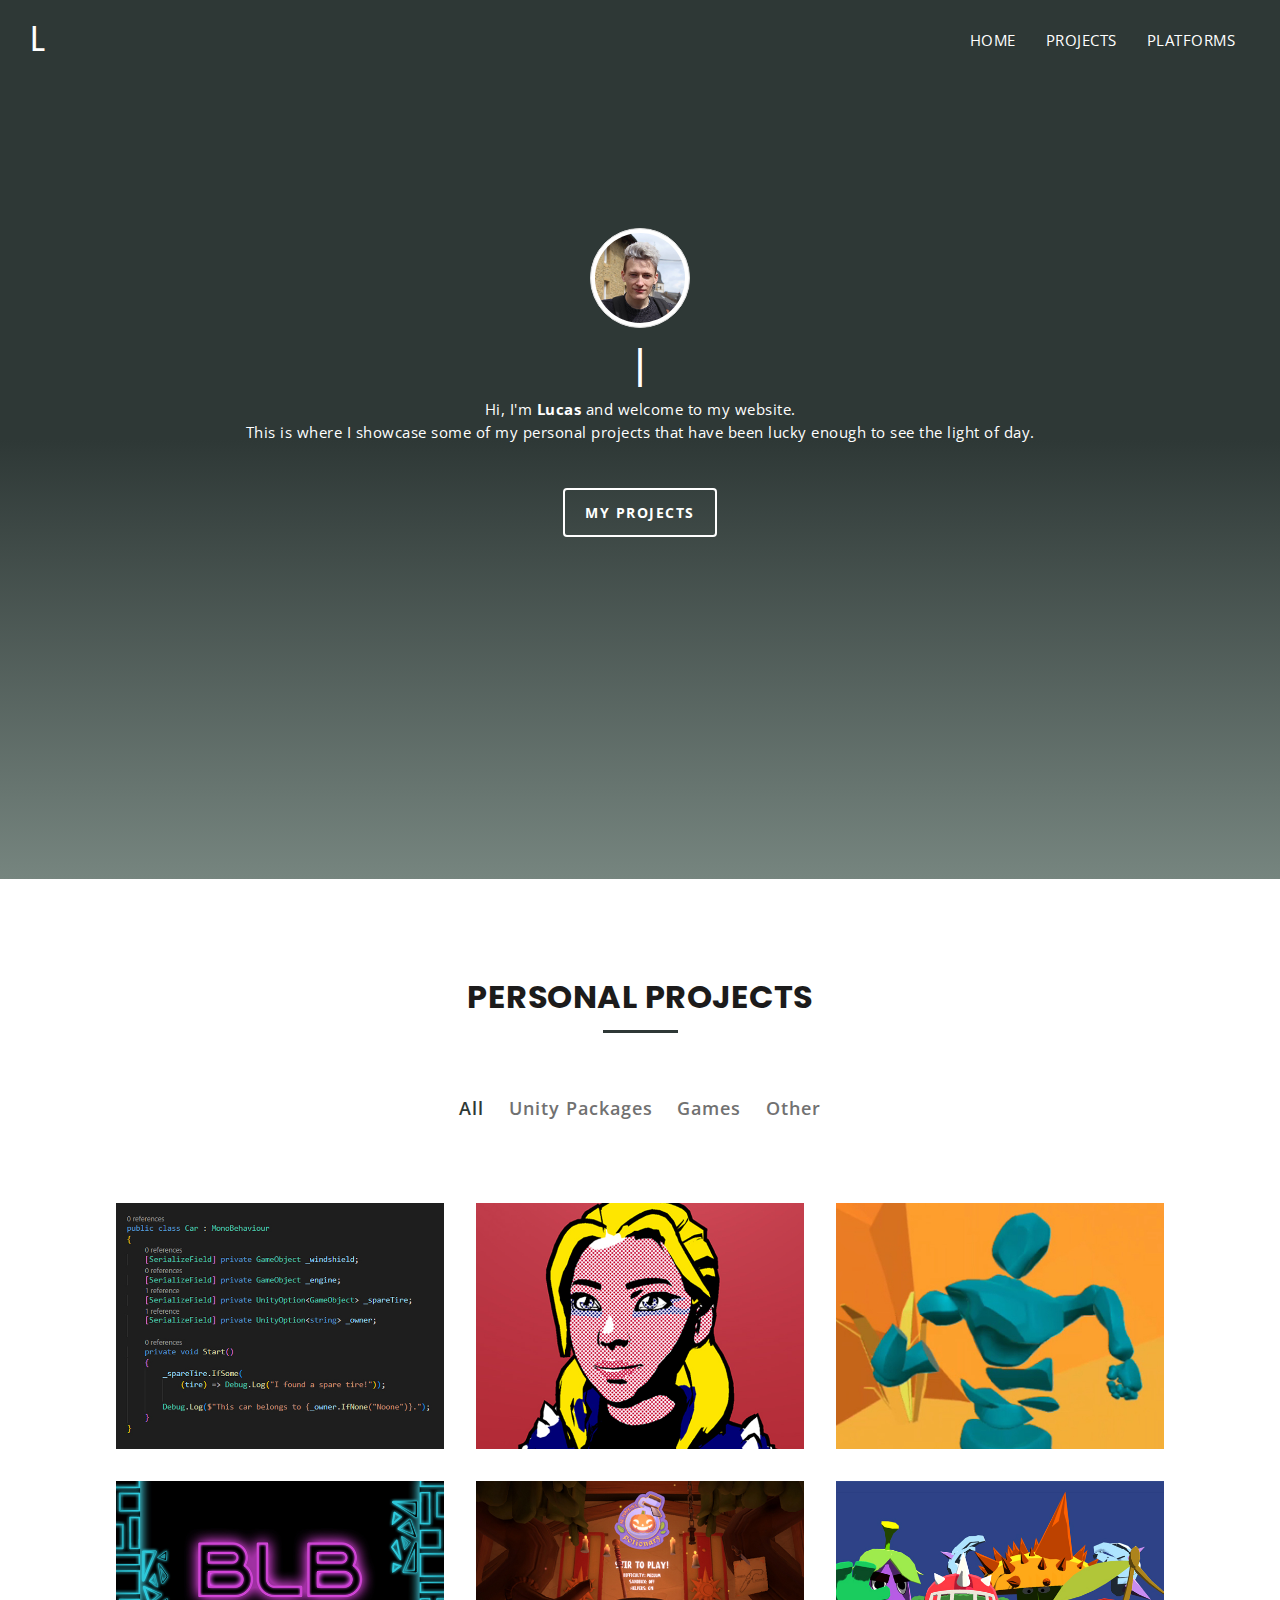
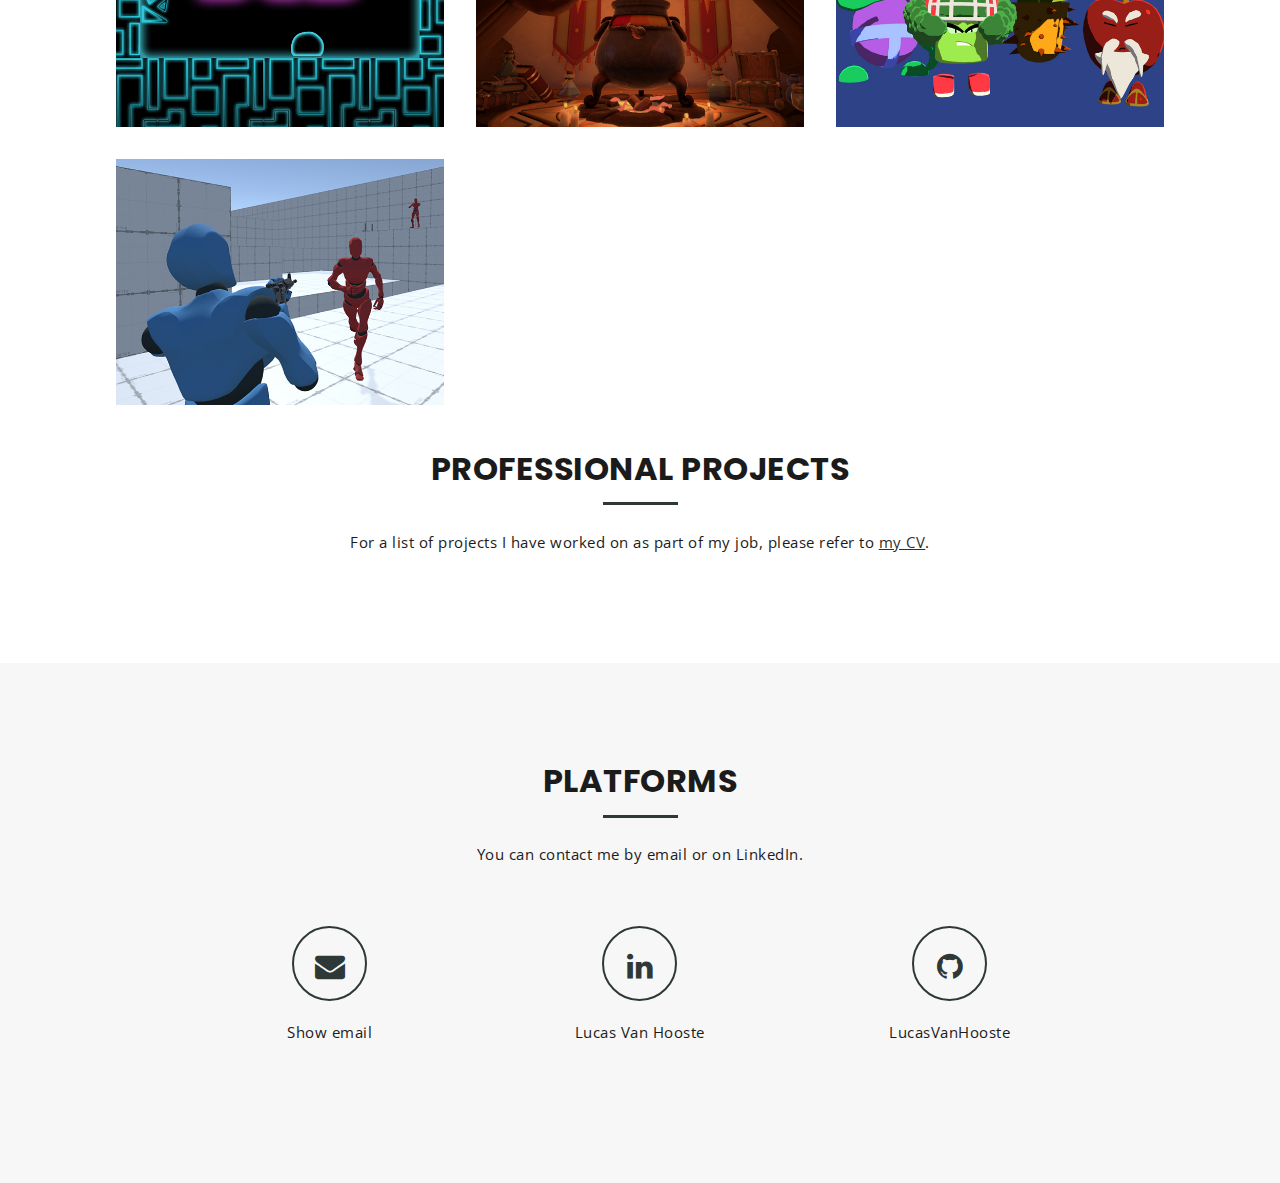
<file: index.html>
<!DOCTYPE html>
<html lang="en">

<head>
	<meta charset="utf-8">
	<meta http-equiv="X-UA-Compatible" content="IE=edge">
	<meta name="viewport" content="width=device-width, initial-scale=1">
	<!-- The above 3 meta tags *must* come first in the head; any other head content must come *after* these tags -->
	<title>Lucas Van Hooste</title>
	<!-- Favicon -->
	<link rel="shortcut icon" type="image/icon" href="assets/images/logoLowRes.ico" />
	<!-- Font Awesome -->
	<link href="https://maxcdn.bootstrapcdn.com/font-awesome/4.6.3/css/font-awesome.min.css" rel="stylesheet">
	<!-- Bootstrap -->
	<link href="assets/css/bootstrap.min.css" rel="stylesheet">
	<!-- Slick slider -->
	<link href="assets/css/slick.css" rel="stylesheet">
	<!-- Gallery Lightbox -->
	<link href="assets/css/magnific-popup.css" rel="stylesheet">

	<!-- Main Style -->
	<link href="style.css" rel="stylesheet">
	<!-- Theme color -->
	<link id="switcher" href="assets/css/theme-color/lucas-theme.css" rel="stylesheet">
	<!-- Fonts -->

	<!-- Open Sans for body font -->
	<link href="https://fonts.googleapis.com/css?family=Open+Sans:300,400,400i,600,700,800" rel="stylesheet">
	<!-- Poppins for Title -->
	<link href="https://fonts.googleapis.com/css?family=Poppins" rel="stylesheet">



	<!-- HTML5 shim and Respond.js for IE8 support of HTML5 elements and media queries -->
	<!-- WARNING: Respond.js doesn't work if you view the page via file:// -->
	<!--[if lt IE 9]>
      <script src="https://oss.maxcdn.com/html5shiv/3.7.2/html5shiv.min.js"></script>
      <script src="https://oss.maxcdn.com/respond/1.4.2/respond.min.js"></script>
    <![endif]-->
</head>

<body>

	<!-- Start Header -->
	<header id="mu-header" class="" role="banner">
		<div class="container-fluid">
			<nav class="navbar navbar-default mu-navbar">
				<div class="container-fluid">
					<!-- Brand and toggle get grouped for better mobile display -->
					<div class="navbar-header">
						<button type="button" class="navbar-toggle collapsed" data-toggle="collapse"
							data-target="#bs-example-navbar-collapse-1" aria-expanded="false">
							<span class="sr-only">Toggle navigation</span>
							<span class="icon-bar"></span>
							<span class="icon-bar"></span>
							<span class="icon-bar"></span>
						</button>

						<!-- Text Logo -->
						<a class="navbar-brand" href="#">L</a>


					</div>

					<!-- Collect the nav links, forms, and other content for toggling -->
					<div class="collapse navbar-collapse" id="bs-example-navbar-collapse-1">
						<ul class="nav navbar-nav mu-menu navbar-right">
							<li><a href="#">HOME</a></li>
							<li><a href="#mu-portfolio">PROJECTS</a></li>
							<!-- <li><a href="#mu-about">ABOUT ME</a></li> -->
							<li><a href="#mu-contact">PLATFORMS</a></li>
							<!-- <li><a href="assets/privacy.html">PRIVACY</a></li> -->
						</ul>
					</div><!-- /.navbar-collapse -->
				</div><!-- /.container-fluid -->
			</nav>
		</div>
	</header>
	<!-- End Header -->

	<!-- Start Featured Slider -->

	<section id="mu-featured-slider">
		<div class="container">
			<div class="row">
				<div class="col-md-12">
					<div class="mu-featured-area">
						<img src="assets/images/profile-mini.jpg" class="img-fluid img-thumbnail img-circle"
							alt="Profile Picture">
						<!-- <h1>Lucas Van Hooste</h1> -->

						<!-- Start text slide -->
						<div class="mu-featured-slider-wrapper">
							<div class="mu-featured-slider" id="typed-strings">
								<p><span>Lucas Van Hooste</span></p>
								<p><span>Game Developer</span></p>
								<p><span>Coding Enthousiast</span></p>
								<!--		   						<p>I am <span></span></p>-->
							</div>
							<span id="typed"></span>
						</div>
						<!-- Start text slide -->

						<div class="mu-featured-content">
							<p>Hi, I'm <strong>Lucas</strong> and welcome to my website.<br>This is where I showcase some of my personal projects
							that have been lucky enough to see the light of day.</p>
							<a href="#mu-portfolio" class="mu-primary-btn view-my-work-btn">MY PROJECTS</a>
						</div>

					</div>
				</div>
			</div>
		</div>
	</section>

	<!-- Start Featured Slider -->

	<!-- Start main content -->

	<main role="main">

		<!-- Start Portfolio -->
		<section id="mu-portfolio">
			<div class="container">
				<div class="row">
					<div class="col-md-12">
						<div class="mu-portfolio-area">

							<div class="mu-portfolio-header">
								<h2 class="mu-heading-title">PERSONAL PROJECTS</h2>
								<span class="mu-header-dot"></span>
							</div>

							<!-- Start Portfolio Filter -->
							<div class="mu-portfolio-filter-area">
								<ul class="mu-simplefilter">
									<li class="active" data-filter="all">All</li>
									<li data-filter="1">Unity Packages</li>
									<li data-filter="2">Games</li>
									<li data-filter="3">Other</li>
								</ul>
							</div>

							<!-- Start Portfolio Content -->
							<div class="mu-portfolio-content">
								<div class="filtr-container">

									<div class="col-xs-6 col-sm-4 col-md-4 filtr-item" data-category="1">
										<a href="assets/portfolio/UnityOption.html">
											<div class="mu-item-thumbonail">
												<img class="img-responsive"
													src="assets/images/portfolio/UnityOption/Thumbnail.jpg" alt="image">
											</div>
											<div class="mu-filter-item-content">
												<h3 class="mu-filter-item-title">Unity Option</h3>
												<h6 class="mu-filter-item-title">Unity Package</h6>
												<!--
														<a class="mu-filter-link" href="#"><i class="fa fa-link"></i></a>
														<a class="mu-filter-imglink" href="assets/images/portfolio/img-2.jpeg" title="UI/UX DESIGN"><i class="fa fa-search"></i></a>
-->
											</div>
										</a>
									</div>
									
									<div class="col-xs-6 col-sm-4 col-md-4 filtr-item" data-category="3">
										<a href="assets/portfolio/Comic.html">
											<div class="mu-item-thumbonail">
												<img class="img-responsive"
													src="assets/images/portfolio/Comic/Thumbnail.jpg" alt="image">
											</div>
											<div class="mu-filter-item-content">
												<h3 class="mu-filter-item-title">Comicbook Shader</h3>
												<h6 class="mu-filter-item-title">Unity Shader</h6>
												<!--
														<a class="mu-filter-link" href="#"><i class="fa fa-link"></i></a>
														<a class="mu-filter-imglink" href="assets/images/portfolio/img-2.jpeg" title="UI/UX DESIGN"><i class="fa fa-search"></i></a>
-->
											</div>
										</a>
									</div>

									<div class="col-xs-6 col-sm-4 col-md-4 filtr-item" data-category="1">
										<a href="assets/portfolio/MeshSplitting.html">
											<div class="mu-item-thumbonail">
												<img class="img-responsive"
													src="assets/images/portfolio/MeshSplitting/Thumbnail.jpg"
													alt="image">
											</div>
											<div class="mu-filter-item-content">
												<h3 class="mu-filter-item-title">Dynamic<br>Mesh Splitting</h3>
												<h6 class="mu-filter-item-title">Unity Package</h6>
												<!--
																<a class="mu-filter-link" href="#"><i class="fa fa-link"></i></a>
																<a class="mu-filter-imglink" href="assets/images/portfolio/img-2.jpeg" title="UI/UX DESIGN"><i class="fa fa-search"></i></a>
		-->
											</div>
										</a>
									</div>

									<div class="col-xs-6 col-sm-4 col-md-4 filtr-item" data-category="2">
										<a href="assets/portfolio/BLB.html">
											<div class="mu-item-thumbonail">
												<img class="img-responsive"
													src="assets/images/portfolio/BLB/Thumbnail.jpg" alt="image">
											</div>
											<div class="mu-filter-item-content">
												<h3 class="mu-filter-item-title">BLB</h3>
												<h6 class="mu-filter-item-title">Mobile Game</h6>
												<!--
					                    	<a class="mu-filter-link" href="#"><i class="fa fa-link"></i></a>
					                    	<a class="mu-filter-imglink" href="assets/images/portfolio/img-2.jpeg" title="UI/UX DESIGN"><i class="fa fa-search"></i></a>
-->
											</div>
										</a>
									</div>

									<div class="col-xs-6 col-sm-4 col-md-4 filtr-item" data-category="2">
										<a href="assets/portfolio/MPP.html">
											<div class="mu-item-thumbonail">
												<img class="img-responsive"
													src="assets/images/portfolio/MPP/Thumbnail.jpg" alt="image">
											</div>
											<div class="mu-filter-item-content">
												<h3 class="mu-filter-item-title">Mister Pumpkin's<br>Potionary</h3>
												<h6 class="mu-filter-item-title">VR Game</h6>
												<!--
					                    	<a class="mu-filter-link" href="#"><i class="fa fa-link"></i></a>
					                    	<a class="mu-filter-imglink" href="assets/images/portfolio/img-2.jpeg" title="UI/UX DESIGN"><i class="fa fa-search"></i></a>
-->
											</div>
										</a>
									</div>

									<div class="col-xs-6 col-sm-4 col-md-4 filtr-item" data-category="2">
										<a href="assets/portfolio/VegetableBrawler.html">
											<div class="mu-item-thumbonail">
												<img class="img-responsive"
													src="assets/images/portfolio/VB/Thumbnail.jpg" alt="image">
											</div>
											<div class="mu-filter-item-content">
												<h3 class="mu-filter-item-title">Vegetable Brawler</h3>
												<h6 class="mu-filter-item-title">Game Prototype</h6>
												<!--
					                    	<a class="mu-filter-link" href="#"><i class="fa fa-link"></i></a>
					                    	<a class="mu-filter-imglink" href="assets/images/portfolio/img-2.jpeg" title="UI/UX DESIGN"><i class="fa fa-search"></i></a>
-->
											</div>
										</a>
									</div>

									<div class="col-xs-6 col-sm-4 col-md-4 filtr-item" data-category="3">
										<a href="assets/portfolio/ShooterGameSimulation.html">
											<div class="mu-item-thumbonail">
												<img class="img-responsive"
													src="assets/images/portfolio/SGS/Thumbnail.jpg" alt="image">
											</div>
											<div class="mu-filter-item-content">
												<h3 class="mu-filter-item-title">Shooter Game<br>Simulation</h3>
												<h6 class="mu-filter-item-title">Unity Demo</h6>
												<!--
					                    	<a class="mu-filter-link" href="#"><i class="fa fa-link"></i></a>
					                    	<a class="mu-filter-imglink" href="assets/images/portfolio/img-2.jpeg" title="UI/UX DESIGN"><i class="fa fa-search"></i></a>
-->
											</div>
										</a>
									</div>

								</div>
							</div>
							<!-- End Portfolio Content -->

							<div class="mu-portfolio-header">
								<h2 class="mu-heading-title">PROFESSIONAL PROJECTS</h2>
								<span class="mu-header-dot"></span>
								
								<p>For a list of projects I have worked on as part of my job, please refer to  
									<a href="https://drive.google.com/file/d/1PYvHcRHEFBqej8lNWO6yb5BgLyYXCcwa/view?usp=share_link" target="_blank"><u>my CV</u></a>.</p>
							</div>
							
						</div>
					</div>
				</div>
			</div>
		</section>
		<!-- End Portfolio -->

		<!-- Start About -->
		<!-- <section id="mu-about">
			<div class="container">
				<div class="row">
					<div class="col-md-12">
						<div class="mu-about-area">

							<div class="mu-about-header">
								<h2 class="mu-heading-title">ABOUT ME</h2>
								<span class="mu-header-dot"></span>
								<p>My name is Lucas Van Hooste. I'm a game developer who specializes in <strong>Unity Development</strong>, but I am passionate about many other parts of game development.</p>
							</div>

							<div class="mu-about-content">
								<div class="row">
									<div class="mu-about-header">
										<p>This is me, in a very outdated picture.</p>
									</div>
									<div class="col-md-6 col-md-offset-3">
										<img class="mu-profile-img" src="assets/images/profile.jpg" alt="Profile Image">
									</div>
								</div>
								<div class="row">
									<div class="col-md-4 col-md-offset-4">
										<a href="assets/downloads/CV_LucasVanHooste_English.pdf" doanload target="_blank"
											class="mu-resume-btn">Download My Resume</a>
									</div>
								</div>
							</div>

						</div>
					</div>
				</div>
			</div>
		</section> -->

		<!-- End About -->



		<!-- Start Service -->
		<!--
		<section id="mu-service">
			<div class="container">
				<div class="row">
					<div class="col-md-12">
						<div class="mu-service-area">

							<div class="mu-service-header">
								<h2 class="mu-heading-title">MY SERVICES</h2>
								<span class="mu-header-dot"></span>
								<p>Lorem Ipsum is simply dummy text of the printing and typesetting industry. Lorem Ipsum has been the industry's standard dummy text ever</p>
							</div>

							<div class="mu-service-content">
								<div class="row">

									<div class="col-md-4 col-sm-6">
										<div class="mu-service-content-single">
											<span class="mu-service-icon-box">
												<i class="fa fa-leaf"></i>
											</span>
											<h4>UI/UX Design</h4>
											<p>Lorem ipsum dolor sit amet, consect adipis elit minim veniam ettis inkeras.</p>
										</div>
									</div>

									<div class="col-md-4 col-sm-6">
										<div class="mu-service-content-single">
											<span class="mu-service-icon-box">
												<i class="fa fa-desktop"></i>
											</span>
											<h4>Web Development</h4>
											<p>Lorem ipsum dolor sit amet, consect adipis elit minim veniam ettis inkeras.</p>
										</div>
									</div>

									<div class="col-md-4 col-sm-6">
										<div class="mu-service-content-single">
											<span class="mu-service-icon-box">
												<i class="fa fa-briefcase"></i>
											</span>
											<h4>Branding</h4>
											<p>Lorem ipsum dolor sit amet, consect adipis elit minim veniam ettis inkeras.</p>
										</div>
									</div>

									<div class="col-md-4 col-sm-6">
										<div class="mu-service-content-single">
											<span class="mu-service-icon-box">
												<i class="fa fa-camera"></i>
											</span>
											<h4>Photography</h4>
											<p>Lorem ipsum dolor sit amet, consect adipis elit minim veniam ettis inkeras.</p>
										</div>
									</div>

									<div class="col-md-4 col-sm-6">
										<div class="mu-service-content-single">
											<span class="mu-service-icon-box">
												<i class="fa fa-android"></i>
											</span>
											<h4>Apps Development</h4>
											<p>Lorem ipsum dolor sit amet, consect adipis elit minim veniam ettis inkeras.</p>
										</div>
									</div>

									<div class="col-md-4 col-sm-6">
										<div class="mu-service-content-single">
											<span class="mu-service-icon-box">
												<i class="fa fa-line-chart"></i>
											</span>
											<h4>Digital Marketing</h4>
											<p>Lorem ipsum dolor sit amet, consect adipis elit minim veniam ettis inkeras.</p>
										</div>
									</div>

								</div>
							</div>

						</div>
					</div>
				</div>
			</div>
		</section>
-->
		<!-- End Service -->



		<!-- Start Testimonials -->
		<!--
		<section id="mu-testimonials">
			<div class="container">
				<div class="row">
					<div class="col-md-12">
						<div class="mu-testimonials-area">
							<div class="mu-testimonial-header">
								<h2 class="mu-heading-title">Client Testimonials</h2>
								<span class="mu-header-dot"></span>
							</div>

							<div class="mu-testimonials-block">
								<ul class="mu-testimonial-slide">

									<li>
										<i class="fa fa-quote-right mu-quote-icon"></i>
										<p>Lorem Ipsum is simply dummy text of the printing and typesetting industry. Lorem Ipsum has been the industry's standard dummy text ever.</p>
										<h5 class="mu-ct-name"> - Jhon Doe</h5>
										<span class="mu-ct-title">CEO, Apple Inc.</span>
									</li>

									<li>
										<i class="fa fa-quote-right mu-quote-icon"></i>
										<p>Lorem Ipsum is simply dummy text of the printing and typesetting industry. Lorem Ipsum has been the industry's standard dummy text ever.</p>
										<h5 class="mu-ct-name"> - Alice Boga</h5>
										<span class="mu-ct-title">Director, Google Inc.</span>
									</li>

									<li>
										<i class="fa fa-quote-right mu-quote-icon"></i>
										<p>Lorem Ipsum is simply dummy text of the printing and typesetting industry. Lorem Ipsum has been the industry's standard dummy text ever.</p>
										<h5 class="mu-ct-name"> - Jhon Smith</h5>
										<span class="mu-ct-title">Web Developer</span>
									</li>

								</ul>
							</div>

						</div>
					</div>
				</div>
			</div>
		</section>
-->
		<!-- End Testimonials -->


		<!-- Start Contact -->
		<section id="mu-contact">
			<div class="container">
				<div class="row">
					<div class="col-md-12">
						<div class="mu-contact-area">

							<div class="mu-contact-header">
								<h2 class="mu-heading-title">PLATFORMS</h2>
								<span class="mu-header-dot"></span>
								<p>You can contact me by email or on LinkedIn.</p>
							</div>

							<!-- Start Contact Content -->
							<div class="mu-contact-content">
								<div class="row">

									<div class="col-md-12">
										<div class="mu-contact-top">

											<div class="row">

												<div class="col-sm-4">
													<div class="mu-contact-top-single">
														<span onclick="showEmail()" class="mu-service-icon-box">
															<i class="fa fa-envelope"></i>
														</span>
														<p id="showEmail">Show email</p>
													</div>
												</div>

												<div class="col-sm-4">
													<div class="mu-contact-top-single">
														<a href="https://www.linkedin.com/in/lucas-van-hooste-9938aa193/"
															target="_blank"><span class="mu-service-icon-box">
																<i class="fa fa-linkedin"></i>
															</span></a>
														<p>Lucas Van Hooste</p>
													</div>
												</div>

												<div class="col-sm-4">
													<div class="mu-contact-top-single">
														<a href="https://github.com/LucasVanHooste"
															target="_blank"><span class="mu-service-icon-box">
																<i class="fa fa-github"></i>
															</span></a>
														<p>LucasVanHooste</p>
													</div>
												</div>

												<!-- <div class="col-sm-3">
													<div class="mu-contact-top-single">
														<a href="https://twitter.com/LucasVanHooste"
															target="_blank"><span class="mu-service-icon-box">
																<i class="fa fa-twitter"></i>
															</span></a>
														<p>@LucasVanHooste</p>
													</div>
												</div> -->


											</div>
										</div>
									</div>
									<!--
									<div class="col-md-12">
										<div class="mu-contact-bottom">
										<div id="form-messages"></div>
											<form id="ajax-contact" method="post" action="mailer.php" class="mu-contact-form">
												<div class="form-group">                
													<input type="text" class="form-control" placeholder="Name" id="name" name="name" required>
												</div>
												<div class="form-group">                
													<input type="email" class="form-control" placeholder="Enter Email" id="email" name="email" required>
												</div>              
												<div class="form-group">
													<textarea class="form-control" placeholder="Message" id="message" name="message" required></textarea>
												</div>
												<button type="submit" class="mu-send-msg-btn"><span>SUBMIT</span></button>
								            </form>
										</div>
									</div>	
-->

								</div>
							</div>
							<!-- End Contact Content -->

						</div>
					</div>
				</div>
			</div>
		</section>
		<!-- End Contact -->

	</main>

	<!-- End main content -->


	<!-- Start footer -->
	<!-- <footer id="mu-footer" role="contentinfo">
		<div class="container">
			<div class="mu-footer-area">
				<p class="mu-copy-right">&copy; Copyright <a rel="nofollow" href="http://markups.io">markups.io</a>. All right
					reserved.</p>
			</div>
		</div>

	</footer> -->
	<!-- End footer -->



	<!-- jQuery library -->
	<script src="https://ajax.googleapis.com/ajax/libs/jquery/1.11.3/jquery.min.js"></script>
	<!-- Include all compiled plugins (below), or include individual files as needed -->
	<!-- Bootstrap -->
	<script src="assets/js/bootstrap.min.js"></script>
	<!-- Slick slider -->
	<script type="text/javascript" src="assets/js/slick.min.js"></script>
	<!-- Filterable Gallery js -->
	<script type="text/javascript" src="assets/js/jquery.filterizr.min.js"></script>
	<!-- Gallery Lightbox -->
	<script type="text/javascript" src="assets/js/jquery.magnific-popup.min.js"></script>
	<!-- Ajax contact form  -->
	<script type="text/javascript" src="assets/js/app.js"></script>
	<!-- Featured Slider -->
	<script type="text/javascript" src="assets/js/typed.min.js"></script>
	<!-- On scroll JS  -->
	<script src="assets/js/jquery.appear.js"></script>
	<!-- Progress Bar -->
	<script type="text/javascript" src="assets/js/jquery.lineProgressbar.js"></script>


	<!-- Custom js -->
	<script type="text/javascript" src="assets/js/custom.js"></script>
	<script src="assets/js/email.js"></script>



</body>

</html>
</file>
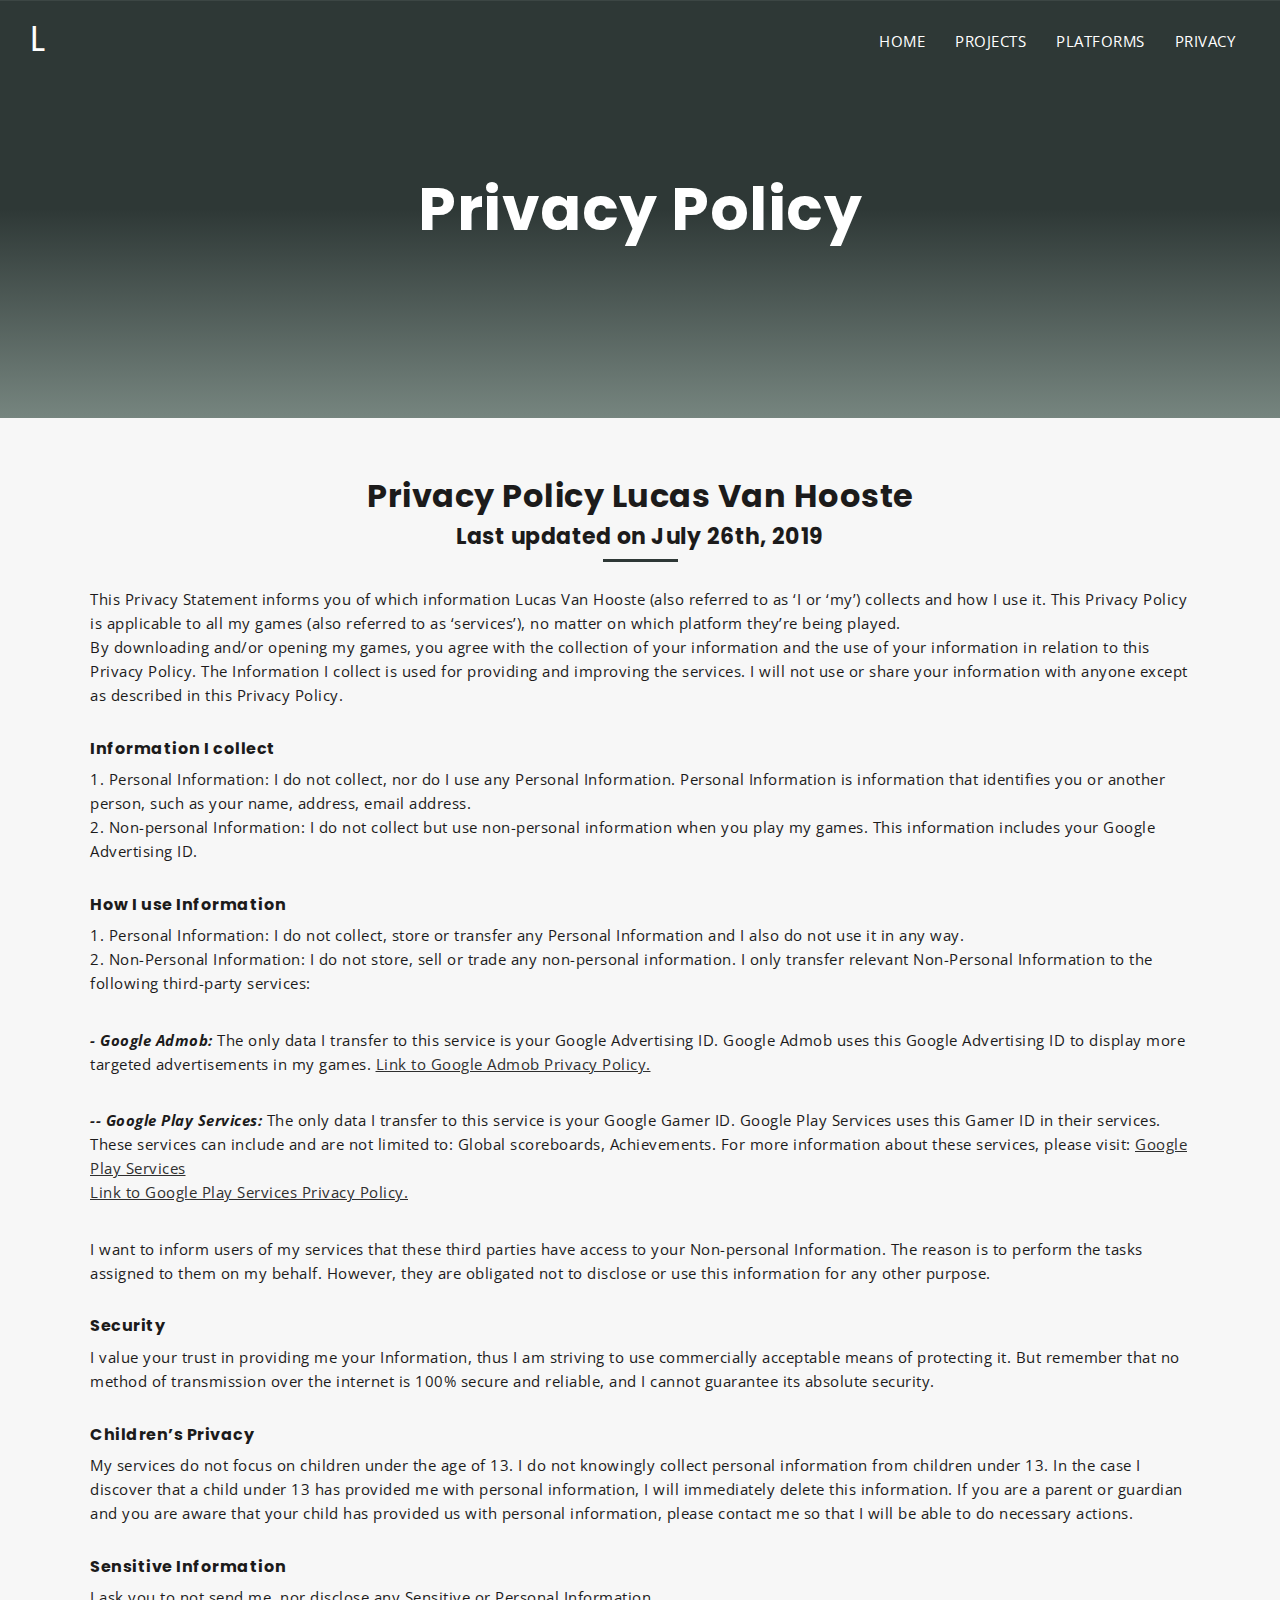
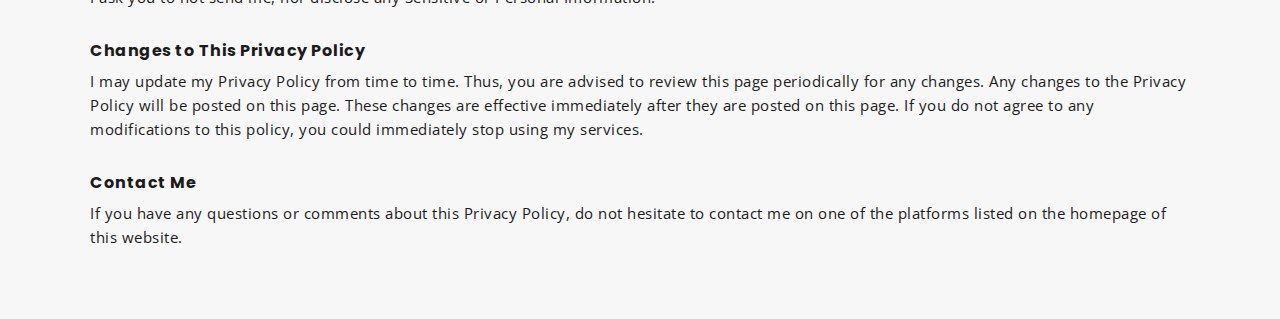
<file: assets/privacy.html>
<!DOCTYPE html>
<html lang="en">
  <head>
  <meta charset="utf-8">
    <meta http-equiv="X-UA-Compatible" content="IE=edge">
    <meta name="viewport" content="width=device-width, initial-scale=1">
    <!-- The above 3 meta tags *must* come first in the head; any other head content must come *after* these tags -->
    <title>Lucas Van Hooste</title>
          <!-- Favicon -->
    <link rel="shortcut icon" type="image/icon" href="images/logoLowRes.ico"/>
    <!-- Font Awesome -->
    <link href="https://maxcdn.bootstrapcdn.com/font-awesome/4.6.3/css/font-awesome.min.css" rel="stylesheet">
    <!-- Bootstrap -->
    <link href="css/bootstrap.min.css" rel="stylesheet">
    <!-- Slick slider -->
    <link href="css/slick.css" rel="stylesheet">
    <!-- Gallery Lightbox -->
    <link href="css/magnific-popup.css" rel="stylesheet">
    <!-- Theme color -->
    <link id="switcher" href="css/theme-color/lucas-theme.css" rel="stylesheet">

    <!-- Main Style -->
    <link href="../style.css" rel="stylesheet">

    <!-- Fonts -->

    <!-- Open Sans for body font -->
	<link href="https://fonts.googleapis.com/css?family=Open+Sans:300,400,400i,600,700,800" rel="stylesheet">
    <!-- Poppins for Title -->
  	<link href="https://fonts.googleapis.com/css?family=Poppins" rel="stylesheet">
    </head>
    
    <body>
        <!-- Start Header -->
	<header id="mu-header" class="" role="banner">
		<div class="container-fluid">
			<nav class="navbar navbar-default mu-navbar">
		  <div class="container-fluid">
		    <!-- Brand and toggle get grouped for better mobile display -->
		    <div class="navbar-header">
		      <button type="button" class="navbar-toggle collapsed" data-toggle="collapse" data-target="#bs-example-navbar-collapse-1" aria-expanded="false">
		        <span class="sr-only">Toggle navigation</span>
		        <span class="icon-bar"></span>
		        <span class="icon-bar"></span>
		        <span class="icon-bar"></span>
		      </button>

		      <!-- Text Logo -->
		      <a class="navbar-brand" href="../index.html">L</a>

		      <!-- Image Logo -->
		      <!-- <a class="navbar-brand" href="#"><img src="assets/images/logo.png"></a> -->


		    </div>

		    <!-- Collect the nav links, forms, and other content for toggling -->
		    <div class="collapse navbar-collapse" id="bs-example-navbar-collapse-1">
		      	<ul class="nav navbar-nav mu-menu navbar-right">
			        <li><a href="../index.html">HOME</a></li>
		            <li><a href="../index.html#mu-portfolio">PROJECTS</a></li>
                    <!-- <li><a href="../index.html#mu-about">ABOUT ME</a></li> -->
		            <li><a href="../index.html#mu-contact">PLATFORMS</a></li>
                    <li><a href="#">PRIVACY</a></li>
		      	</ul>
		    </div><!-- /.navbar-collapse -->
		  </div><!-- /.container-fluid -->
		</nav>
		</div>
	</header>
        
        
	<!-- Start Featured Slider -->

	<section id="mu-featured-slider">
		<div class="mu-shortfeatured-area">
						<h1>Privacy Policy</h1>

					</div>
	</section>
	
	<!-- end Featured Slider -->
	
	<!-- Start main content -->
<main role="main">

		<!-- Start About -->
		<section id="mu-about">
			<div class="container">
				<div class="row">
					<div class="col-md-12">
						<div class="mu-about-area">

							<div class="mu-privacy-header">
								<h2>Privacy Policy Lucas Van Hooste</h2>
                                <h4>Last updated on July 26th, 2019</h4>
								<span class="mu-header-dot"></span>




<p>This Privacy Statement informs you of which information Lucas Van Hooste (also referred to as ‘I or ‘my’) collects and how I use it. This Privacy Policy is applicable to all my games (also referred to as ‘services’), no matter on which platform they’re being played.<br>

By downloading and/or opening my games, you agree with the collection of your information and the use of your information in relation to this Privacy Policy. The Information I collect is used for providing and improving the services. I will not use or share your information with anyone except as described in this Privacy Policy.</p>

 
<br>


<h6>Information I collect</h6>

<p>1. Personal Information: I do not collect, nor do I use any Personal Information. Personal Information is information that identifies you or another person, such as your name, address, email address.<br>
    2. Non-personal Information: I do not collect but use non-personal information when you play my games. This information includes your Google Advertising ID.</p>
 

<br>

<h6>How I use Information</h6>

<p>1. Personal Information: I do not collect, store or transfer any Personal Information and I also do not use it in any way.
<br>2. Non-Personal Information: I do not store, sell or trade any non-personal information. I only transfer relevant Non-Personal Information to the following third-party services:</p>
<br> 

    <p><b><i>- Google Admob:</i></b> The only data I transfer to this service is your Google Advertising ID. Google Admob uses this Google Advertising ID to display more targeted advertisements in my games.
        <a href= "https://support.google.com/admob/answer/6128543?hl=en" target="_blank"><u>Link to Google Admob Privacy Policy.</u></a> </p>
<br>
 
<p>
    <b><i>-- Google Play Services:</i></b> The only data I transfer to this service is your Google Gamer ID. Google Play Services uses this Gamer ID in their services. These services can include and are not limited to: Global scoreboards, Achievements. For more information about these services, please visit: 
    <a href="https://support.google.com/googleplay/answer/2954594?hl=en" target="_blank"><u>Google Play Services</u></a> <br>
    <a href= "https://policies.google.com/privacy?hl=en-US" target="_blank"><u>Link to Google Play Services Privacy Policy.</u></a>
</p>
 <br>
<p>
I want to inform users of my services that these third parties have access to your Non-personal Information. The reason is to perform the tasks assigned to them on my  behalf. However, they are obligated not to disclose or use this information for any other purpose.
</p>
 <br>



<h6>Security</h6>
<p>
I value your trust in providing me your Information, thus I am striving to use commercially acceptable means of protecting it. But remember that no method of transmission over the internet is 100% secure and reliable, and I cannot guarantee its absolute security.
</p>
 

<br>

<h6>Children’s Privacy</h6>
<p>
My services do not focus on children under the age of 13. I do not knowingly collect personal information from children under 13. In the case I discover that a child under 13 has provided me with personal information, I will immediately delete this information. If you are a parent or guardian and you are aware that your child has provided us with personal information, please contact me so that I will be able to do necessary actions.
</p>
 
<br>


<h6>Sensitive Information</h6>

<p>I ask you to not send me, nor disclose any Sensitive or Personal Information.</p>

 
<br>


<h6>Changes to This Privacy Policy</h6>

<p>I may update my Privacy Policy from time to time. Thus, you are advised to review this page periodically for any changes. Any changes to the Privacy Policy will be posted on this page. These changes are effective immediately after they are posted on this page. If you do not agree to any modifications to this policy, you could immediately stop using my services.</p>

 
<br>


<h6>Contact Me</h6>

<p>If you have any questions or comments about this Privacy Policy, do not hesitate to contact me on one of the platforms listed on the homepage of this website.</p>
                            </div>

						</div>
					</div>
				</div>
			</div>
		</section>
		<!-- End About -->
    
        </main>

	
	
    <!-- jQuery library -->
    <script src="https://ajax.googleapis.com/ajax/libs/jquery/1.11.3/jquery.min.js"></script>
    <!-- Include all compiled plugins (below), or include individual files as needed -->
    <!-- Bootstrap -->
    <script src="js/bootstrap.min.js"></script>
	<!-- Slick slider -->
    <script type="text/javascript" src="js/slick.min.js"></script>
    <!-- Filterable Gallery js -->
    <script type="text/javascript" src="js/jquery.filterizr.min.js"></script>
    <!-- Gallery Lightbox -->
    <script type="text/javascript" src="js/jquery.magnific-popup.min.js"></script>
    <!-- Ajax contact form  -->
    <script type="text/javascript" src="js/app.js"></script>
	<!-- Featured Slider -->
    <script type="text/javascript" src="js/typed.min.js"></script>
    <!-- On scroll JS  -->
    <script src="js/jquery.appear.js"></script>
	<!-- Progress Bar -->
    <script type="text/javascript" src="js/jquery.lineProgressbar.js"></script>
    
	
    <!-- Custom js -->
	<script type="text/javascript" src="js/custom.js"></script>
    </body>
</html>
</file>
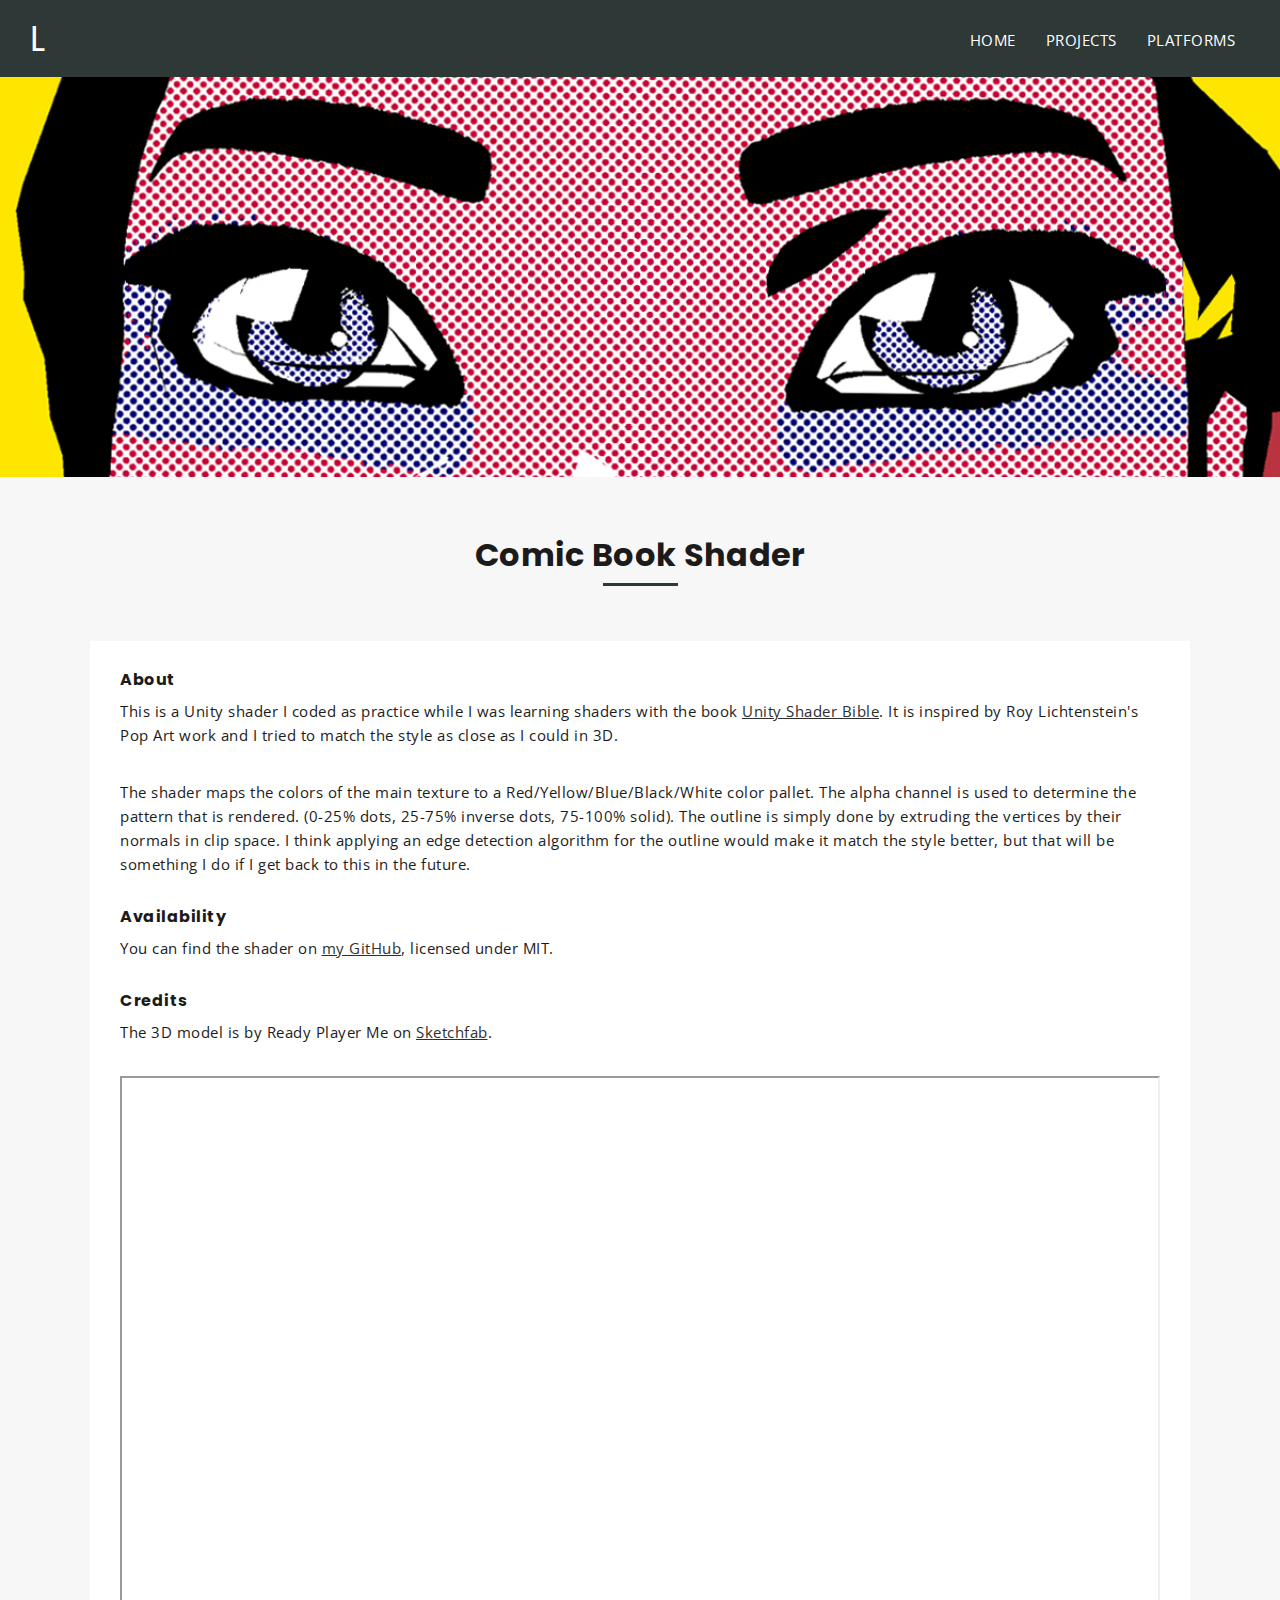
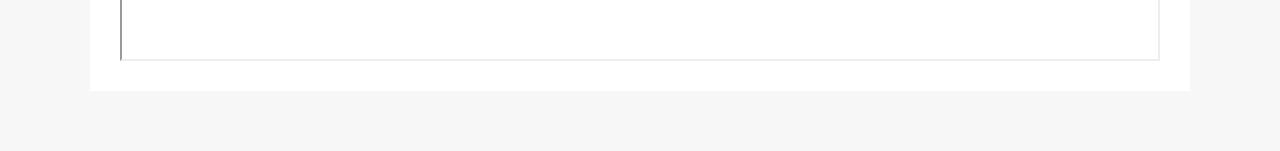
<file: assets/portfolio/Comic.html>
<!DOCTYPE html>
<html lang="en">

<head>
	<meta charset="utf-8">
	<meta http-equiv="X-UA-Compatible" content="IE=edge">
	<meta name="viewport" content="width=device-width, initial-scale=1">
	<!-- The above 3 meta tags *must* come first in the head; any other head content must come *after* these tags -->
	<title>Lucas Van Hooste</title>
	<!-- Favicon -->
	<link rel="shortcut icon" type="image/icon" href="../images/logoLowRes.ico" />
	<!-- Font Awesome -->
	<link href="https://maxcdn.bootstrapcdn.com/font-awesome/4.6.3/css/font-awesome.min.css" rel="stylesheet">
	<!-- Bootstrap -->
	<link href="../css/bootstrap.min.css" rel="stylesheet">
	<!-- Slick slider -->
	<link href="../css/slick.css" rel="stylesheet">
	<!-- Gallery Lightbox -->
	<link href="../css/magnific-popup.css" rel="stylesheet">
	<!-- Theme color -->
	<link id="switcher" href="../css/theme-color/lucas-theme.css" rel="stylesheet">

	<!-- Main Style -->
	<link href="../../style.css" rel="stylesheet">

	<!-- Fonts -->

	<!-- Open Sans for body font -->
	<link href="https://fonts.googleapis.com/css?family=Open+Sans:300,400,400i,600,700,800" rel="stylesheet">
	<!-- Poppins for Title -->
	<link href="https://fonts.googleapis.com/css?family=Poppins" rel="stylesheet">
</head>

<body>
	<!-- Start Header -->
	<header id="mu-header" class="" role="banner">
		<div class="container-fluid">
			<nav class="navbar navbar-default mu-navbar">
				<div class="container-fluid">
					<!-- Brand and toggle get grouped for better mobile display -->
					<div class="navbar-header">
						<button type="button" class="navbar-toggle collapsed" data-toggle="collapse"
							data-target="#bs-example-navbar-collapse-1" aria-expanded="false">
							<span class="sr-only">Toggle navigation</span>
							<span class="icon-bar"></span>
							<span class="icon-bar"></span>
							<span class="icon-bar"></span>
						</button>

						<!-- Text Logo -->
						<a class="navbar-brand" href="../../index.html">L</a>

						<!-- Image Logo -->
						<!-- <a class="navbar-brand" href="#"><img src="assets/images/logo.png"></a> -->


					</div>

					<!-- Collect the nav links, forms, and other content for toggling -->
					<div class="collapse navbar-collapse" id="bs-example-navbar-collapse-1">
						<ul class="nav navbar-nav mu-menu navbar-right">
							<li><a href="../../index.html">HOME</a></li>
							<li><a href="../../index.html#mu-portfolio">PROJECTS</a></li>
							<!-- <li><a href="../../index.html#mu-about">ABOUT ME</a></li> -->
							<li><a href="../../index.html#mu-contact">PLATFORMS</a></li>
							<!-- <li><a href="../privacy.html">PRIVACY</a></li> -->
						</ul>
					</div><!-- /.navbar-collapse -->
				</div><!-- /.container-fluid -->
			</nav>
		</div>
	</header>


	<!-- Start Featured Slider -->

	<section id="mu-featured-slider">
		<div class="mu-portfoliofeatured-area">
			<img src="../images/portfolio/Comic/Banner.jpg" alt="ComicBookShaderBanner">
			<!--						<h1>Privacy Policy</h1>-->

		</div>
	</section>

	<!-- end Featured Slider -->



	<!-- Start main content -->
	<main role="main">

		<!-- Start About -->
		<section id="mu-about">
			<div class="container">
				<div class="row">
					<div class="col-md-12">
						<div class="mu-about-area">

							<div class="mu-privacy-header">
								<h2>Comic Book Shader</h2>
								<span class="mu-header-dot"></span>



								<div class="mu-portfolio-content">
									<h6>About</h6>

									<p>This is a Unity shader I coded as practice while I was learning shaders with the book 
										<a href="https://learn.jettelly.com/unity-shader-bible/" target="_blank"><u>Unity Shader Bible</u></a>. 
										It is inspired by Roy Lichtenstein's Pop Art work and I tried to match the style as close as I could in 3D.</p>
										<br>
										<p>The shader maps the colors of the main texture to a Red/Yellow/Blue/Black/White color pallet. 
											The alpha channel is used to determine the pattern that is rendered. (0-25% dots, 25-75% inverse dots, 75-100% solid).
										The outline is simply done by extruding the vertices by their normals in clip space. 
										I think applying an edge detection algorithm for the outline would make it match the style better, 
										but that will be something I do if I get back to this in the future.</p>
										<br>

									<h6>Availability</h6>
									<p>You can find the shader on  
										<a href="https://github.com/LucasVanHooste/UnityShaders"
											target="_blank"><u>my GitHub</u></a>, licensed under MIT.</p>
									<br>
									<h6>Credits</h6>
									<p>The 3D model is by Ready Player Me on   
										<a href="https://skfb.ly/6YQIM"
											target="_blank"><u>Sketchfab</u></a>.</p>
									<br>

									<div class="resp-iframe">
										<iframe src="https://youtube.com/embed/NlRunAZdovU">
										</iframe>
									</div>
								</div>
							</div>
						</div>
					</div>
				</div>
			</div>
		</section>
		<!-- End About -->

	</main>


	<!-- jQuery library -->
	<script src="https://ajax.googleapis.com/ajax/libs/jquery/1.11.3/jquery.min.js"></script>
	<!-- Include all compiled plugins (below), or include individual files as needed -->
	<!-- Bootstrap -->
	<script src="../js/bootstrap.min.js"></script>
	<!-- Slick slider -->
	<script type="text/javascript" src="../js/slick.min.js"></script>
	<!-- Filterable Gallery js -->
	<script type="text/javascript" src="../js/jquery.filterizr.min.js"></script>
	<!-- Gallery Lightbox -->
	<script type="text/javascript" src="../js/jquery.magnific-popup.min.js"></script>
	<!-- Ajax contact form  -->
	<script type="text/javascript" src="../js/app.js"></script>
	<!-- Featured Slider -->
	<script type="text/javascript" src="../js/typed.min.js"></script>
	<!-- On scroll JS  -->
	<script src="../js/jquery.appear.js"></script>
	<!-- Progress Bar -->
	<script type="text/javascript" src="../js/jquery.lineProgressbar.js"></script>


	<!-- Custom js -->
	<script type="text/javascript" src="../js/custom.js"></script>
</body>

</html>
</file>
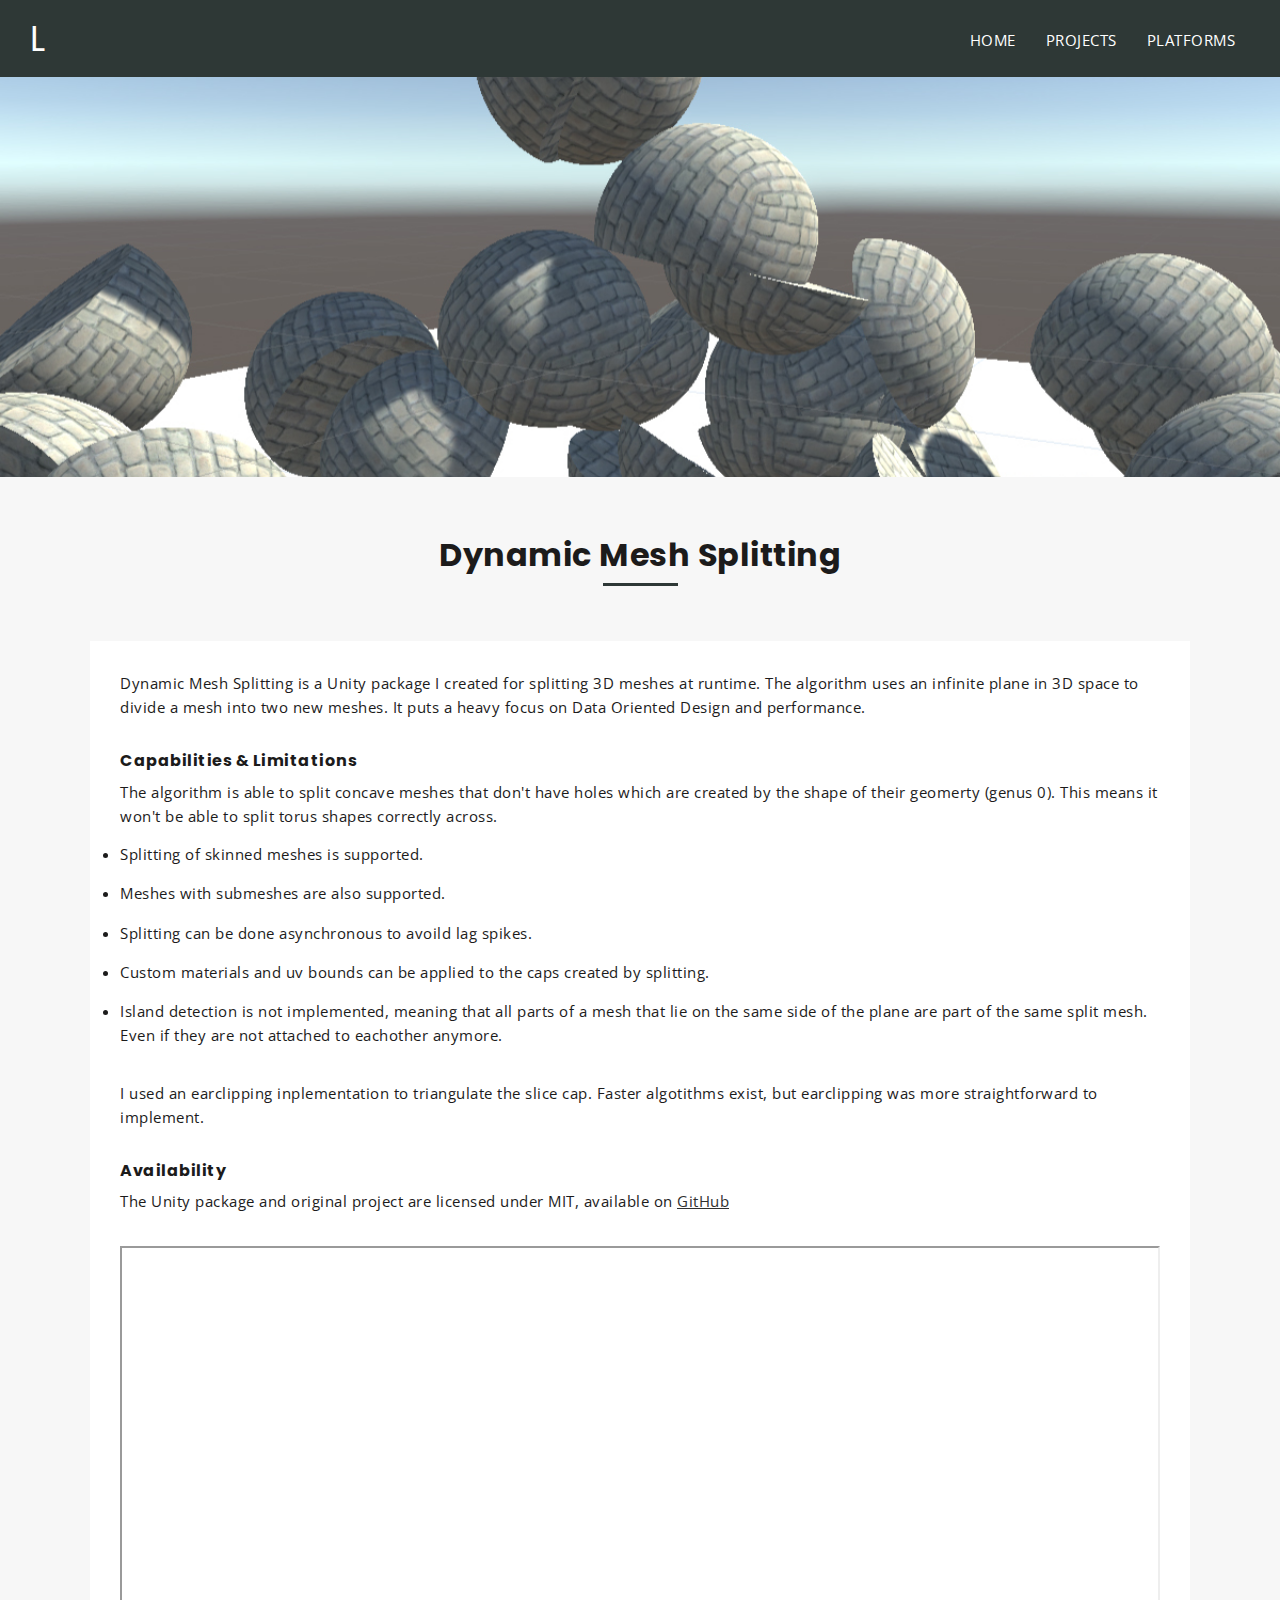
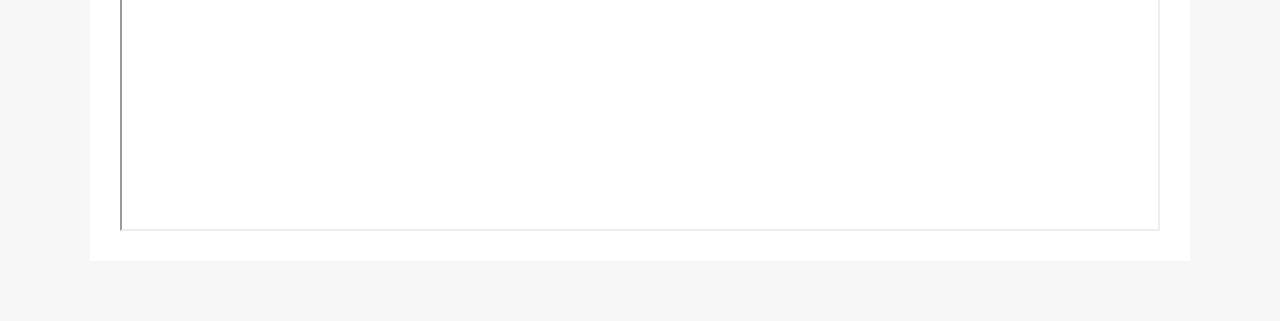
<file: assets/portfolio/MeshSplitting.html>
<!DOCTYPE html>
<html lang="en">

<head>
	<meta charset="utf-8">
	<meta http-equiv="X-UA-Compatible" content="IE=edge">
	<meta name="viewport" content="width=device-width, initial-scale=1">
	<!-- The above 3 meta tags *must* come first in the head; any other head content must come *after* these tags -->
	<title>Lucas Van Hooste</title>
	<!-- Favicon -->
	<link rel="shortcut icon" type="image/icon" href="../images/logoLowRes.ico" />
	<!-- Font Awesome -->
	<link href="https://maxcdn.bootstrapcdn.com/font-awesome/4.6.3/css/font-awesome.min.css" rel="stylesheet">
	<!-- Bootstrap -->
	<link href="../css/bootstrap.min.css" rel="stylesheet">
	<!-- Slick slider -->
	<link href="../css/slick.css" rel="stylesheet">
	<!-- Gallery Lightbox -->
	<link href="../css/magnific-popup.css" rel="stylesheet">
	<!-- Theme color -->
	<link id="switcher" href="../css/theme-color/lucas-theme.css" rel="stylesheet">

	<!-- Main Style -->
	<link href="../../style.css" rel="stylesheet">

	<!-- Fonts -->

	<!-- Open Sans for body font -->
	<link href="https://fonts.googleapis.com/css?family=Open+Sans:300,400,400i,600,700,800" rel="stylesheet">
	<!-- Poppins for Title -->
	<link href="https://fonts.googleapis.com/css?family=Poppins" rel="stylesheet">
</head>

<body>
	<!-- Start Header -->
	<header id="mu-header" class="" role="banner">
		<div class="container-fluid">
			<nav class="navbar navbar-default mu-navbar">
				<div class="container-fluid">
					<!-- Brand and toggle get grouped for better mobile display -->
					<div class="navbar-header">
						<button type="button" class="navbar-toggle collapsed" data-toggle="collapse"
							data-target="#bs-example-navbar-collapse-1" aria-expanded="false">
							<span class="sr-only">Toggle navigation</span>
							<span class="icon-bar"></span>
							<span class="icon-bar"></span>
							<span class="icon-bar"></span>
						</button>

						<!-- Text Logo -->
						<a class="navbar-brand" href="../../index.html">L</a>

						<!-- Image Logo -->
						<!-- <a class="navbar-brand" href="#"><img src="assets/images/logo.png"></a> -->


					</div>

					<!-- Collect the nav links, forms, and other content for toggling -->
					<div class="collapse navbar-collapse" id="bs-example-navbar-collapse-1">
						<ul class="nav navbar-nav mu-menu navbar-right">
							<li><a href="../../index.html">HOME</a></li>
							<li><a href="../../index.html#mu-portfolio">PROJECTS</a></li>
							<!-- <li><a href="../../index.html#mu-about">ABOUT ME</a></li> -->
							<li><a href="../../index.html#mu-contact">PLATFORMS</a></li>
							<!-- <li><a href="../privacy.html">PRIVACY</a></li> -->
						</ul>
					</div><!-- /.navbar-collapse -->
				</div><!-- /.container-fluid -->
			</nav>
		</div>
	</header>


	<!-- Start Featured Slider -->

	<section id="mu-featured-slider">
		<div class="mu-portfoliofeatured-area">
			<img src="../images/portfolio/MeshSplitting/Banner.jpg" alt="MeshSplittingBanner">
			<!--						<h1>Privacy Policy</h1>-->

		</div>
	</section>

	<!-- end Featured Slider -->



	<!-- Start main content -->
	<main role="main">

		<!-- Start About -->
		<section id="mu-about">
			<div class="container">
				<div class="row">
					<div class="col-md-12">
						<div class="mu-about-area">

							<div class="mu-privacy-header">
								<h2>Dynamic Mesh Splitting</h2>
								<span class="mu-header-dot"></span>



								<div class="mu-portfolio-content">
									<p>Dynamic Mesh Splitting is a Unity package I created for splitting 3D meshes at
										runtime.
										The algorithm uses an infinite plane in 3D space to divide a mesh into two new
										meshes.
										It puts a heavy focus on Data Oriented Design and performance.
									</p>

									<br>
									<h6>Capabilities & Limitations</h6>

									<p>The algorithm is able to split concave meshes that don't have holes which are
										created by the shape of their geomerty &#40;genus 0&#41;.
										This means it won't be able to split torus shapes correctly across.</p>
										<ul>
											<li>Splitting of skinned meshes is supported.</li>
											<li>Meshes with submeshes are also supported.</li>
											<li>Splitting can be done asynchronous to avoild lag spikes.</li>
											<li>Custom materials and uv bounds can be applied to the caps created by
												splitting.</li>
											<li>Island detection is not implemented, meaning that all parts of a mesh
												that lie on the same side of the plane are part of the same split mesh.
												Even if they are not attached to eachother anymore.</li>
										</ul>
										<br>
										<p>I used an earclipping inplementation to triangulate the slice cap.
											Faster algotithms exist, but earclipping was more straightforward to
											implement.</p>
										<br>

									<h6>Availability</h6>
									<p>The Unity package and original project are licensed under MIT, available on
										<a href="https://github.com/LucasVanHooste/DynamicMeshSplitting"
											target="_blank"><u>GitHub</u></a></p>
									<br>

									<!--
									<div class="row">
										<div class="col-md-4">
											<img class="img-responsive" src="../images/portfolio/MeshSplitting/1.png"
												alt="MeshSplittingImage1">
										</div>
										<div class="col-md-4">
											<img class="img-responsive" src="../images/portfolio/MeshSplitting/2.png"
												alt="MeshSplittingImage2">
										</div>
										<div class="col-md-4">
											<img class="img-responsive" src="../images/portfolio/MeshSplitting/3.png"
												alt="MeshSplittingImage3">
										</div>
									</div>
-->
									<div class="resp-iframe">
										<iframe src="https://youtube.com/embed/r87ck-7QkUo">
										</iframe>
									</div>
								</div>
							</div>
						</div>
					</div>
				</div>
			</div>
		</section>
		<!-- End About -->

	</main>


	<!-- Start footer -->
	<!-- <footer id="mu-footer" role="contentinfo">
		<div class="container">
			<div class="mu-footer-area">
				<p class="mu-copy-right">&copy; Copyright <a rel="nofollow" href="http://markups.io">markups.io</a>. All
					right
					reserved.</p>
			</div>
		</div>

	</footer> -->
	<!-- End footer -->



	<!-- jQuery library -->
	<script src="https://ajax.googleapis.com/ajax/libs/jquery/1.11.3/jquery.min.js"></script>
	<!-- Include all compiled plugins (below), or include individual files as needed -->
	<!-- Bootstrap -->
	<script src="../js/bootstrap.min.js"></script>
	<!-- Slick slider -->
	<script type="text/javascript" src="../js/slick.min.js"></script>
	<!-- Filterable Gallery js -->
	<script type="text/javascript" src="../js/jquery.filterizr.min.js"></script>
	<!-- Gallery Lightbox -->
	<script type="text/javascript" src="../js/jquery.magnific-popup.min.js"></script>
	<!-- Ajax contact form  -->
	<script type="text/javascript" src="../js/app.js"></script>
	<!-- Featured Slider -->
	<script type="text/javascript" src="../js/typed.min.js"></script>
	<!-- On scroll JS  -->
	<script src="../js/jquery.appear.js"></script>
	<!-- Progress Bar -->
	<script type="text/javascript" src="../js/jquery.lineProgressbar.js"></script>


	<!-- Custom js -->
	<script type="text/javascript" src="../js/custom.js"></script>
</body>

</html>
</file>
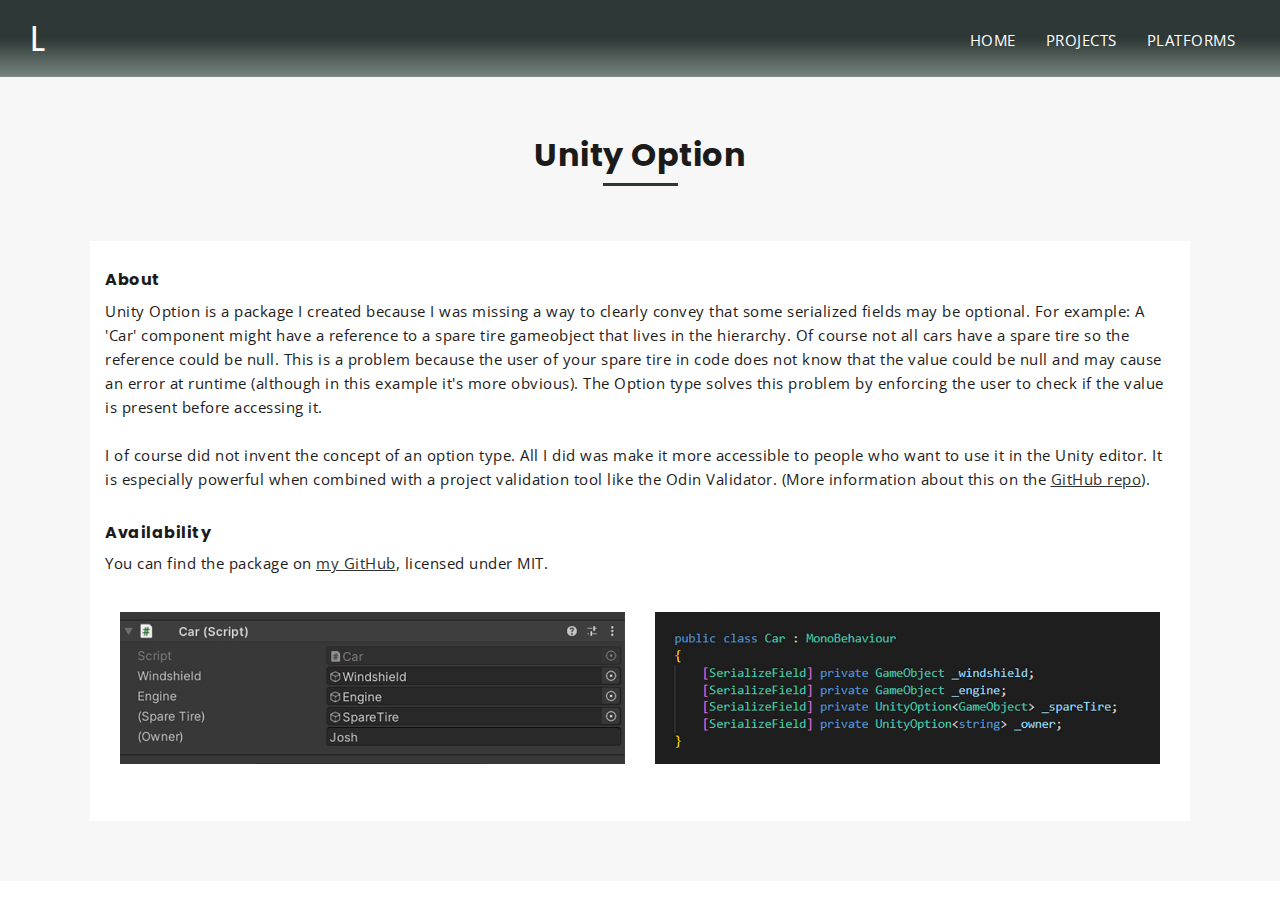
<file: assets/portfolio/UnityOption.html>
<!DOCTYPE html>
<html lang="en">

<head>
	<meta charset="utf-8">
	<meta http-equiv="X-UA-Compatible" content="IE=edge">
	<meta name="viewport" content="width=device-width, initial-scale=1">
	<!-- The above 3 meta tags *must* come first in the head; any other head content must come *after* these tags -->
	<title>Lucas Van Hooste</title>
	<!-- Favicon -->
	<link rel="shortcut icon" type="image/icon" href="../images/logoLowRes.ico" />
	<!-- Font Awesome -->
	<link href="https://maxcdn.bootstrapcdn.com/font-awesome/4.6.3/css/font-awesome.min.css" rel="stylesheet">
	<!-- Bootstrap -->
	<link href="../css/bootstrap.min.css" rel="stylesheet">
	<!-- Slick slider -->
	<link href="../css/slick.css" rel="stylesheet">
	<!-- Gallery Lightbox -->
	<link href="../css/magnific-popup.css" rel="stylesheet">
	<!-- Theme color -->
	<link id="switcher" href="../css/theme-color/lucas-theme.css" rel="stylesheet">

	<!-- Main Style -->
	<link href="../../style.css" rel="stylesheet">

	<!-- Fonts -->

	<!-- Open Sans for body font -->
	<link href="https://fonts.googleapis.com/css?family=Open+Sans:300,400,400i,600,700,800" rel="stylesheet">
	<!-- Poppins for Title -->
	<link href="https://fonts.googleapis.com/css?family=Poppins" rel="stylesheet">
</head>

<body>
	<!-- Start Header -->
	<header id="mu-header" class="" role="banner">
		<div class="container-fluid">
			<nav class="navbar navbar-default mu-navbar">
				<div class="container-fluid">
					<!-- Brand and toggle get grouped for better mobile display -->
					<div class="navbar-header">
						<button type="button" class="navbar-toggle collapsed" data-toggle="collapse"
							data-target="#bs-example-navbar-collapse-1" aria-expanded="false">
							<span class="sr-only">Toggle navigation</span>
							<span class="icon-bar"></span>
							<span class="icon-bar"></span>
							<span class="icon-bar"></span>
						</button>

						<!-- Text Logo -->
						<a class="navbar-brand" href="../../index.html">L</a>

						<!-- Image Logo -->
						<!-- <a class="navbar-brand" href="#"><img src="assets/images/logo.png"></a> -->


					</div>

					<!-- Collect the nav links, forms, and other content for toggling -->
					<div class="collapse navbar-collapse" id="bs-example-navbar-collapse-1">
						<ul class="nav navbar-nav mu-menu navbar-right">
							<li><a href="../../index.html">HOME</a></li>
							<li><a href="../../index.html#mu-portfolio">PROJECTS</a></li>
							<!-- <li><a href="../../index.html#mu-about">ABOUT ME</a></li> -->
							<li><a href="../../index.html#mu-contact">PLATFORMS</a></li>
							<!-- <li><a href="../privacy.html">PRIVACY</a></li> -->
						</ul>
					</div><!-- /.navbar-collapse -->
				</div><!-- /.container-fluid -->
			</nav>
		</div>
	</header>


	<!-- Start Featured Slider -->

	<section id="mu-featured-slider">
		<div class="mu-portfoliofeatured-area">
			<!-- <img src="../images/portfolio/Comic/Banner.png" alt="ComicBookShaderBanner"> -->
		</div>
	</section>

	<!-- end Featured Slider -->



	<!-- Start main content -->
	<main role="main">

		<!-- Start About -->
		<section id="mu-about">
			<div class="container">
				<div class="row">
					<div class="col-md-12">
						<div class="mu-about-area">

							<div class="mu-privacy-header">
								<h2>Unity Option</h2>
								<span class="mu-header-dot"></span>



								<div class="mu-portfolio-content">

									<div class="row">
										<h6>About</h6>

										<p>Unity Option is a package I created because I was missing a way to clearly convey that some serialized fields
											may be optional. For example: A 'Car' component might have a reference to a spare tire gameobject that lives in the hierarchy.
											Of course not all cars have a spare tire so the reference could be null. This is a problem because the user of your spare tire
											in code does not know that the value could be null and may cause an error at runtime (although in this example it's more obvious). 
											The Option type solves this problem by enforcing the user to check if the value is present before accessing it.
											<br><br>
											I of course did not invent the concept of an option type. All I did was make it more accessible to people who want to use it 
											in the Unity editor. It is especially powerful when combined with a project validation tool like the Odin Validator. 
											(More information about this on the <a href="https://github.com/LucasVanHooste/UnityOption" target="_blank"><u>GitHub repo</u></a>).
										</p>
										<br>
	
										<h6>Availability</h6>
										<p>You can find the package on  
											<a href="https://github.com/LucasVanHooste/UnityOption"
												target="_blank"><u>my GitHub</u></a>, licensed under MIT.</p>
									</div>

									<div class="row">
										<div id="bottom-img" class="col-md-6">
										  <img class="" src="../images/portfolio/UnityOption/editor.jpg" alt="image">
										</div>
										<div id="bottom-img" class="col-md-6">
										  <img class="" src="../images/portfolio/UnityOption/code.jpg" alt="image">
										</div>
									  </div>
								</div>
							</div>
						</div>
					</div>
				</div>
			</div>
		</section>
		<!-- End About -->

	</main>


	<!-- jQuery library -->
	<script src="https://ajax.googleapis.com/ajax/libs/jquery/1.11.3/jquery.min.js"></script>
	<!-- Include all compiled plugins (below), or include individual files as needed -->
	<!-- Bootstrap -->
	<script src="../js/bootstrap.min.js"></script>
	<!-- Slick slider -->
	<script type="text/javascript" src="../js/slick.min.js"></script>
	<!-- Filterable Gallery js -->
	<script type="text/javascript" src="../js/jquery.filterizr.min.js"></script>
	<!-- Gallery Lightbox -->
	<script type="text/javascript" src="../js/jquery.magnific-popup.min.js"></script>
	<!-- Ajax contact form  -->
	<script type="text/javascript" src="../js/app.js"></script>
	<!-- Featured Slider -->
	<script type="text/javascript" src="../js/typed.min.js"></script>
	<!-- On scroll JS  -->
	<script src="../js/jquery.appear.js"></script>
	<!-- Progress Bar -->
	<script type="text/javascript" src="../js/jquery.lineProgressbar.js"></script>


	<!-- Custom js -->
	<script type="text/javascript" src="../js/custom.js"></script>
</body>

</html>
</file>
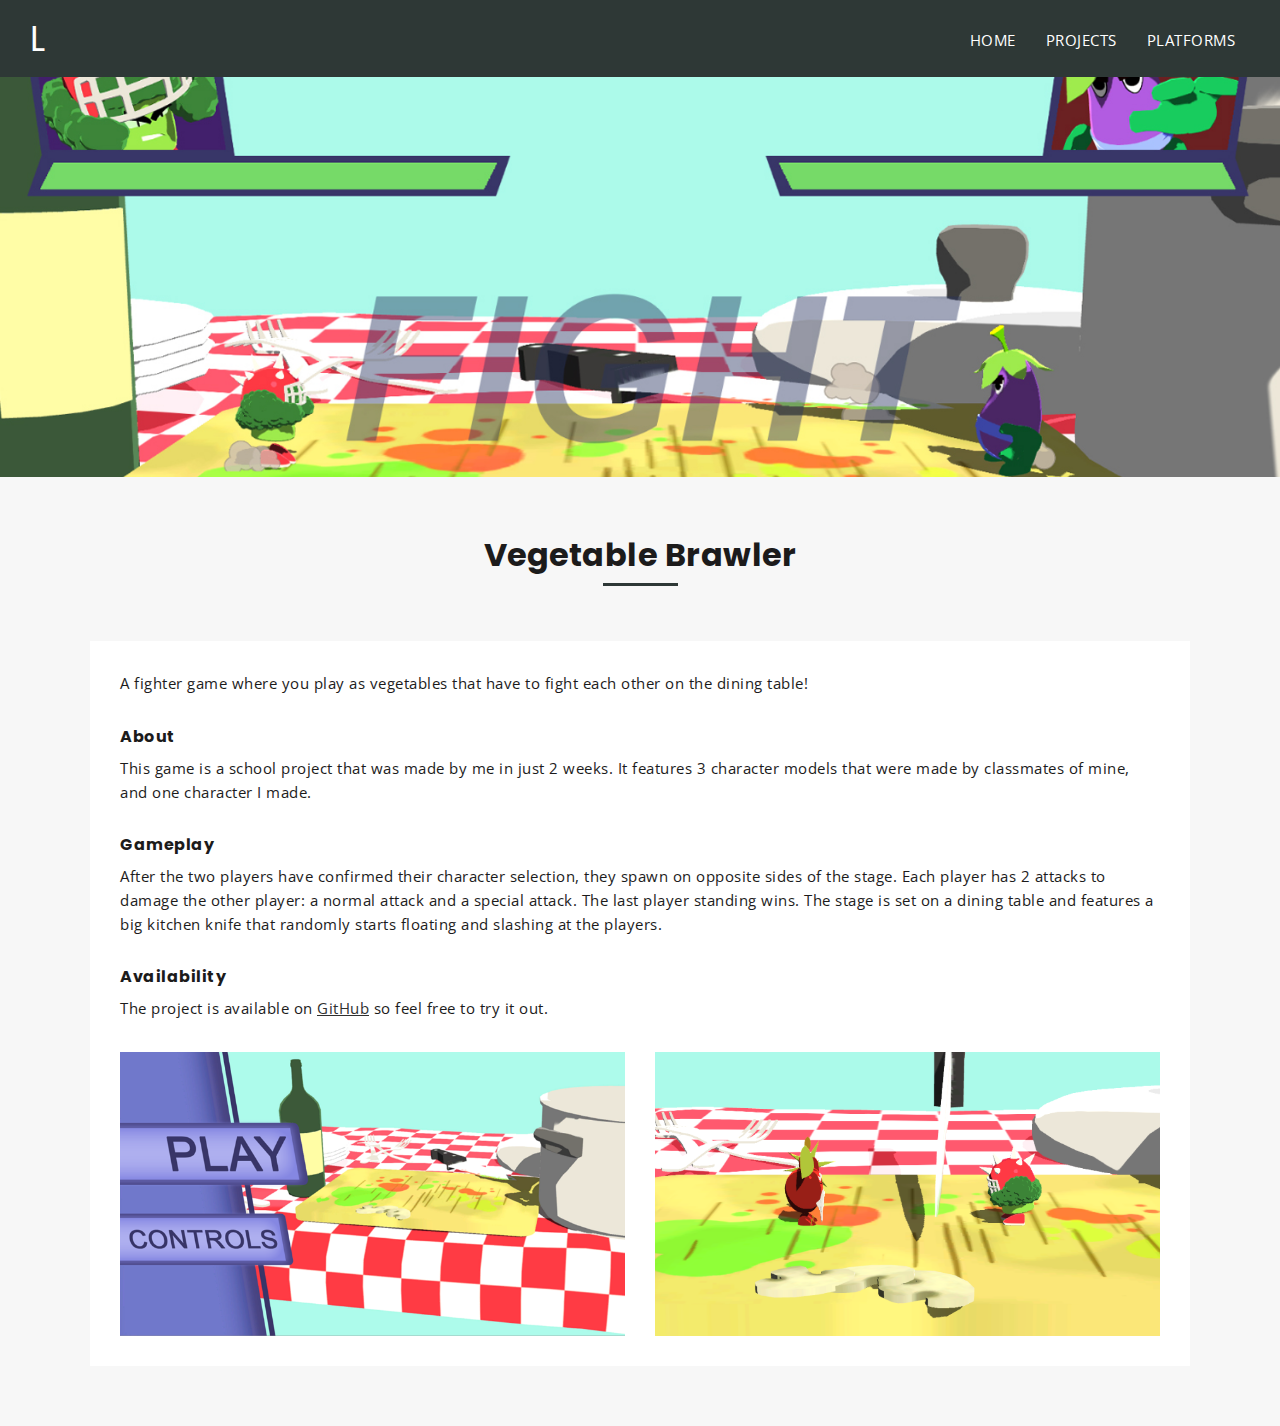
<file: assets/portfolio/VegetableBrawler.html>
<!DOCTYPE html>
<html lang="en">
  <head>
  <meta charset="utf-8">
    <meta http-equiv="X-UA-Compatible" content="IE=edge">
    <meta name="viewport" content="width=device-width, initial-scale=1">
    <!-- The above 3 meta tags *must* come first in the head; any other head content must come *after* these tags -->
    <title>Lucas Van Hooste</title>
          <!-- Favicon -->
    <link rel="shortcut icon" type="image/icon" href="../images/logoLowRes.ico"/>
    <!-- Font Awesome -->
    <link href="https://maxcdn.bootstrapcdn.com/font-awesome/4.6.3/css/font-awesome.min.css" rel="stylesheet">
    <!-- Bootstrap -->
    <link href="../css/bootstrap.min.css" rel="stylesheet">
    <!-- Slick slider -->
    <link href="../css/slick.css" rel="stylesheet">
    <!-- Gallery Lightbox -->
    <link href="../css/magnific-popup.css" rel="stylesheet">
    <!-- Theme color -->
    <link id="switcher" href="../css/theme-color/lucas-theme.css" rel="stylesheet">

    <!-- Main Style -->
    <link href="../../style.css" rel="stylesheet">

    <!-- Fonts -->

    <!-- Open Sans for body font -->
	<link href="https://fonts.googleapis.com/css?family=Open+Sans:300,400,400i,600,700,800" rel="stylesheet">
    <!-- Poppins for Title -->
  	<link href="https://fonts.googleapis.com/css?family=Poppins" rel="stylesheet">
    </head>
    
    <body>
        <!-- Start Header -->
	<header id="mu-header" class="" role="banner">
		<div class="container-fluid">
			<nav class="navbar navbar-default mu-navbar">
		  <div class="container-fluid">
		    <!-- Brand and toggle get grouped for better mobile display -->
		    <div class="navbar-header">
		      <button type="button" class="navbar-toggle collapsed" data-toggle="collapse" data-target="#bs-example-navbar-collapse-1" aria-expanded="false">
		        <span class="sr-only">Toggle navigation</span>
		        <span class="icon-bar"></span>
		        <span class="icon-bar"></span>
		        <span class="icon-bar"></span>
		      </button>

		      <!-- Text Logo -->
		      <a class="navbar-brand" href="../../index.html">L</a>

		      <!-- Image Logo -->
		      <!-- <a class="navbar-brand" href="#"><img src="assets/images/logo.png"></a> -->


		    </div>

		    <!-- Collect the nav links, forms, and other content for toggling -->
		    <div class="collapse navbar-collapse" id="bs-example-navbar-collapse-1">
		      	<ul class="nav navbar-nav mu-menu navbar-right">
			        <li><a href="../../index.html">HOME</a></li>
		            <li><a href="../../index.html#mu-portfolio">PROJECTS</a></li>
                    <!-- <li><a href="../../index.html#mu-about">ABOUT ME</a></li> -->
		            <li><a href="../../index.html#mu-contact">PLATFORMS</a></li>
                    <!-- <li><a href="../privacy.html">PRIVACY</a></li> -->
		      	</ul>
		    </div><!-- /.navbar-collapse -->
		  </div><!-- /.container-fluid -->
		</nav>
		</div>
	</header>
        
        
	<!-- Start Featured Slider -->

	<section id="mu-featured-slider">
		<div class="mu-portfoliofeatured-area">
            <img src="../images/portfolio/VB/Banner.jpg" alt="VegetableBrawlerGameBanner">
<!--						<h1>Privacy Policy</h1>-->

					</div>
	</section>
	
	<!-- end Featured Slider -->
        
        
        	
	<!-- Start main content -->
<main role="main">

		<!-- Start About -->
		<section id="mu-about">
			<div class="container">
				<div class="row">
					<div class="col-md-12">
						<div class="mu-about-area">

							<div class="mu-privacy-header">
								<h2>Vegetable Brawler</h2>
								<span class="mu-header-dot"></span>



<div class="mu-portfolio-content">
<p>A fighter game where you play as vegetables that have to fight each other on the dining table!</p>
                   
   <br> 
    
<h6>About</h6>
    <p>This game is a school project that was made by me in just 2 weeks. It features 3 character models that were made by classmates of mine,
			 and one character I made.</p>
    <br>
    
<h6>Gameplay</h6>

<p>After the two players have confirmed their character selection, they spawn on opposite sides of the stage. 
	Each player has 2 attacks to damage the other player: a normal attack and a special attack. 
	The last player standing wins. The stage is set on a dining table and features a big kitchen knife that randomly starts floating and slashing at the players.</p>
 
<br>

<h6>Availability</h6>

<p>The project is available on <a href="https://github.com/LucasVanHooste/VegetableBrawler" target= "_blank"><u>GitHub</u></a> so feel free to try it out.</p>
    <br>
    
                               <div class="row">
    <div class="col-md-6">
        <img class="img-responsive" src="../images/portfolio/VB/1.png" alt="image">
    </div> 
                                   <div class="col-md-6">
        <img class="img-responsive" src="../images/portfolio/VB/2.png" alt="image">
    </div>
                                </div>
                                
                            </div>
                            </div>
						</div>
					</div>
				</div>
			</div>
		</section>
		<!-- End About -->
    
        </main>
        
        
        <!-- Start footer -->
	<!-- <footer id="mu-footer" role="contentinfo">
			<div class="container">
				<div class="mu-footer-area">
					<p class="mu-copy-right">&copy; Copyright <a rel="nofollow" href="http://markups.io">markups.io</a>. All right reserved.</p>
				</div>
			</div>

	</footer> -->
	<!-- End footer -->

	
	
    <!-- jQuery library -->
    <script src="https://ajax.googleapis.com/ajax/libs/jquery/1.11.3/jquery.min.js"></script>
    <!-- Include all compiled plugins (below), or include individual files as needed -->
    <!-- Bootstrap -->
    <script src="../js/bootstrap.min.js"></script>
	<!-- Slick slider -->
    <script type="text/javascript" src="../js/slick.min.js"></script>
    <!-- Filterable Gallery js -->
    <script type="text/javascript" src="../js/jquery.filterizr.min.js"></script>
    <!-- Gallery Lightbox -->
    <script type="text/javascript" src="../js/jquery.magnific-popup.min.js"></script>
    <!-- Ajax contact form  -->
    <script type="text/javascript" src="../js/app.js"></script>
	<!-- Featured Slider -->
    <script type="text/javascript" src="../js/typed.min.js"></script>
    <!-- On scroll JS  -->
    <script src="../js/jquery.appear.js"></script>
	<!-- Progress Bar -->
    <script type="text/javascript" src="../js/jquery.lineProgressbar.js"></script>
    
	
    <!-- Custom js -->
	<script type="text/javascript" src="../js/custom.js"></script>
	</body>
</html>
</file>
<file: style.css>
/*
Template Name: Kevin	
Author: MarkUps
Author URI: http://www.markups.io/
Version: 1.0
*/


/* Table of Content
==================================================
#BASIC TYPOGRAPHY
#HEADER	
#MENU 
#FEATURED SLIDER 
#ABOUT US
#SERVICE 
#PORTFOLIO
#TESTIMONIAL
#CONTACT US
#FOOTER
#RESPONSIVE STYLE
*/


/*--------------------*/
/* BASIC TYPOGRAPHY */
/*--------------------*/

body,
html {
	overflow-x:hidden;
}

body {
	font-family: 'Open Sans', sans-serif;
	font-size: 15px;
	letter-spacing: 0.5px;
	line-height: 1.5;
	color: #1c1b1b;
}

ul {
	padding: 0;
	margin: 0;
}

ul li {
	list-style: disc;
	/* font-size: 17px; */
	line-height: 1.59;
	text-align: left;
	padding-top: .5%;
	padding-bottom: 1%;
}

a { 
	text-decoration: none;
	color: #2f2f2f;  
}

a:hover,
a:focus {
	outline: none;
	text-decoration: none;
}

h1,
h2,
h3,
h4,
h5,
h6 {
	font-family: 'Poppins', sans-serif;
	font-weight: 700;
	margin-top: 0;
}


h1 {
	font-size: 32px;
}

h2 {  
	font-size: 32px; 
	line-height: 1.13; 
}

h3 {  
	font-size: 26px;  
}

h4 {  
	font-size: 22px;  
}

h5 {  
	font-size: 20px;  
}

h6 {  
	font-size: 16px;  
}

.leftText{
    overflow: auto;
}

.leftText p {
    float:left;
    clear: left;
    width: 60%;
}
.leftText img{
    float:right;
    padding-left: 2%;
    padding-right: 2%;
}

img {
	border: none;
	max-width: 100%;
}

.img-code{
    width: 100%;
    padding: 2% 10% 5% 10%;
}

.resp-iframe{
    position: relative;
    overflow: hidden;
    padding-top: 56.25%;
}

iframe{
    top: 0;
    left: 0;
    position: absolute;
    width: 100%;
    height: 100%;
}

code {
	background-color: #ee6e73;
	border-radius: 2px;
	color: #fff;
	padding: 2px 4px;
}

pre {
	background-color: #f8f8f8;
	border: 1px solid #eee;
	border-radius: 4px;
	padding: 10px;
}

pre code {
	background-color: transparent;
	color: #333;
}

del{
	text-decoration-color: #ee6e73;
}

kbd {
	background-color: #ddd;
	padding: 4px 6px;
	border-radius: 2px;
	/* color: ; */
}

address {
	line-height: 1.5;
	padding-left: 10px;
}

dl dt {
	font-weight: 700;
}

dl dd {
	margin-left: 0;
}

blockquote {
	background-color: #f8f8f8;
	border-radius: 0 4px 4px 0;
	padding: 5px 15px;
	
}

blockquote p {
	margin-top: 10px;
}

button {
	padding: 5px 15px;
	border: none;
}

button:focus {
	outline: none;
	border: none;
}

/*Wordpress default class*/

.alignleft {
	float:left;
	margin-right:8px;
}

.aligncenter {
	display:block;
	margin:10px auto;
}

.alignright {
	float:right;
	margin-left:8px;
}		

.alignnone {
	max-width: 100%;
}

.wp-caption-text {
	font-size: 12px;
	font-style: italic;
	text-align: center;
}

/* ========= BUTTON =========*/

.mu-primary-btn {
	background-color: transparent;
	border-radius: 4px;
	border: 2px solid #ffffff;
	color: #fff;
	display: inline-block;
	font-size: 14px;
	font-weight: 700;
	letter-spacing: 1.5px;
	padding: 12px 20px;
	-webkit-transition: all 0.5s;
	transition: all 0.5s;
}

.mu-primary-btn:hover,
.mu-primary-btn:focus {
	background-color: #fff;
}

.mu-send-msg-btn {
	border-radius: 4px;
	border: 1px solid #888;
	background-color: transparent;
	color: #555;
	font-size: 13px;
	font-weight: 600;
	letter-spacing: 1px;
	text-align: center;
	padding: 14px 24px;
	margin-top: 10px;
	-webkit-transition: all 0.5s;
	transition: all 0.5s;
	width: 130px;
}

.mu-send-msg-btn:hover,
.mu-send-msg-btn:focus {
	background-color: #fff;
}



/*--------------------*/
/* HEADER */
/*--------------------*/

#mu-header {
	display: inline;
	float: left;
	width: 100%;
	position: absolute;
	left: 0;
	right: 0;
	top: 0;
	padding: 15px 0;
	z-index: 999;
	transition: all 0.5s;
}

.navbar-default .navbar-brand, 
.navbar-default .navbar-brand:hover, 
.navbar-default .navbar-brand:focus {
	color: #fff;
	font-size: 35px;
	font-family: 'Poppins', sans-serif;
	margin-top: 0;
	width: 120px;
	line-height: 18px;
}

.navbar-brand img {
	margin-top: -7px;
}

#mu-header.mu-fixed-nav {
	width: 100%;
	position: fixed;
	/* padding: 15px 0; */
}


/*--------------------*/
/* MENU */
/*--------------------*/

.mu-navbar {
	background-color: transparent;
	border: none;
	border-radius: 0;
	margin-bottom: 0;

}

.mu-menu {
	margin-top: 4px;
}

.navbar-default .mu-menu li a {
	color: #fff;
	font-size: 15px;
	font-weight: 400;
	padding: 0;
	margin: 10px 15px;
	transition: all 0.5s;
	position: relative;
}

.navbar-default .mu-menu li a::after {
	background-color: #fff;
	content: '';
	height: 2px;
	width: 100%;
	position: absolute;
	bottom: -5px;
	left: 0;
	transform: scale(0);
	transition: all 0.5s;
}

.navbar-default .mu-menu li a:hover,
.navbar-default .mu-menu li a:focus,
.navbar-default .navbar-nav > .active > a, 
.navbar-default .navbar-nav > .active > a:focus, 
.navbar-default .navbar-nav > .active > a:hover {
	background-color: transparent;
	color: #fff;
}

.navbar-default .mu-menu li a:hover::after,
.navbar-default .mu-menu li a:focus::after,
.navbar-default .navbar-nav > .active > a:focus::after, 
.navbar-default .navbar-nav > .active > a:hover::after {
	transform: scale(1);
}


/*--------------------*/
/* FEATURED SLIDER */
/*--------------------*/

#mu-featured-slider {
	/* background-attachment: fixed; */
	background-size: cover;
	background-position: center center;
	display: inline;
	float: left;
	width: 100%;
}

.mu-portfoliofeatured-area {
	display: inline;
	float: left;
	width: 100%;
	padding: 6% 0% 0% 0%;
	text-align: center;
    overflow:hidden;
}
.mu-portfoliofeatured-area img{
    width: 100%;
	height: 400px;
	object-fit: cover;
   /* margin: 0 0 -5% 0%; */
}

.mu-shortfeatured-area {
	display: inline;
	float: left;
	width: 100%;
	padding: 14% 10%;
	text-align: center;
}

.mu-featured-area {
	display: inline;
	float: left;
	width: 100%;
	padding: 20% 10% 30%;
	text-align: center;
}

.mu-featured-area h1,
.mu-shortfeatured-area h1 {
	font-size: 60px;
	color: #fff;
	font-weight: 700;
	margin-bottom: 0;
	line-height: 1;
}

.mu-featured-area img{
	height: 100px;
}

.mu-featured-slider-wrapper {
	margin-top: 5px;
	display: inline;
	float: left;
	width: 100%;
}

.mu-featured-slider {
	display: inline;
	float: left;
	width: 100%;
}

.mu-featured-slider p,
#typed {
	color: #fff;
	font-size: 30px;
	font-weight: 300;
}

.mu-featured-slider span,
#typed span,
.typed-cursor {
	color: #fff;
	font-size: 40px;
	font-weight: 600;
}

.mu-featured-content {
	margin-top: 5px;
	display: inline;
	float: left;
	width: 100%;
}

.mu-featured-content p{
	color: #fff;
}

.mu-featured-content a{
	margin-top: 35px;
}


/*--------------------*/
/* ABOUT US */
/*--------------------*/


#mu-about {
	background-color: #f7f7f7;
	display: inline;
	float: left;
	width: 100%;
}

.mu-about-area {
	display: inline;
	float: left;
	padding: 60px 0;
	width: 100%;
}

.mu-about-header {
	display: inline;
	float: left;
	text-align: center;
	padding: 0 120px;
	width: 100%;
}

.mu-heading-title {
	color: #1c1b1b;
	margin-bottom: 15px;
	position: relative;
}

.mu-portfolio-content {
	background-color: #fff;
	display: inline;
	float: left;
	margin-top: 70px;
	padding: 30px;
	width: 100%;
}

.mu-about-content {
	background-color: #fff;
	display: inline;
	float: left;
	margin-top: 70px;
	padding: 20px;
	width: 100%;
}

.mu-about-content-left {
	display: inline;
	float: left;
	width: 100%;
}

.mu-about-content-right {
	display: inline;
	float: left;
	margin-top: 20px;
	width: 100%;
}

.mu-skill-progress-bar {
	display: inline;
	float: left;
	width: 100%;
}

.mu-skill-progress-bar h3 {
	margin-top: 20px;
}

.mu-skill-progress-bar>span {
	display: block;
	margin-bottom: 5px;
	font-size: 15px;
	font-weight: 700;
	color: #444;
}

.mu-skill-progress-bar .mu-pro-bar {
	width: 100%;
	margin-bottom: 15px;
	text-align: center;
}

.mu-pro-percentage {
	display: inline-block;
	padding: 5px 0;
	color: #fff;
}

.mu-pro-bar .progressbar {
	position: relative;
}

.mu-pro-bar .proggress {
	height: 24px !important;
	width: 10px;
}

.mu-pro-bar .percentCount {
	position: absolute;
	top: 0;
	left: 48%;
	color: #fff;
}

.mu-social-media{
	display: inline;
	float: left;
	width: 100%;
}

.mu-social-media h3 {
	margin-top: 20px;
}

.mu-social-media a {
	border-radius: 50%;
	display: inline-block;
	font-size: 15px;
	border: 1px solid #333;
	width: 35px;
	height: 35px;
	line-height: 32px;
	text-align: center;
	margin: 5px 5px;
	-webkit-transition: all 0.5s;
	transition: all 0.5s;
	
}

.mu-resume-btn {
	margin-top: 30px;
/*	display: inline-block;*/
    display: block;
  margin-left: auto;
  margin-right: auto;
	padding: 10px 15px;
	font-size: 14px;
	font-weight: 700;
	letter-spacing: 1px;
	-webkit-transition: all 0.5s;
	transition: all 0.5s;
    text-align: center;
}

.mu-resume-btn:hover,
.mu-resume-btn:focus {
	color: #fff;
}


/*--------------------*/
/* SERVICE */
/*--------------------*/


#mu-service {
	display: inline;
	float: left;
	width: 100%;
}

.mu-service-area {
	display: inline;
	float: left;
	padding: 100px 0;
	width: 100%;
}

.mu-service-header {
	display: inline;
	float: left;
	text-align: center;
	padding: 0 120px;
	width: 100%;
}

.mu-heading-title {
	color: #1c1b1b;
	margin-bottom: 15px;
	position: relative;
}

.mu-service-content{
	display: inline;
	float: left;
	margin-top: 70px;
	width: 100%;
}

.mu-service-content-single {
	background-color: #f8f8f8;
	display: inline;
	float: left;
	text-align: center;
	margin-top: 15px;
	margin-bottom: 15px;
	padding: 25px 10px;
	width: 100%;
}

.mu-service-icon-box {
	font-size: 30px;
	margin-bottom: 20px;
	display: inline-block;
	border-radius: 50%;
	width: 75px;
	height: 75px;
	line-height: 75px;
    -webkit-transition: all 0.5s;
	transition: all 0.5s;
}

.mu-service-content-single h4{
	margin-bottom: 20px;
	font-size: 20px;
}

.mu-service-content-single p {
	font-size: 14px;
	margin-bottom: 0;
	color: #555;
	letter-spacing: 0.5px;
}


/*--------------------*/
/* PORTFOLIO */
/*--------------------*/


#mu-portfolio {
	background-color: #fff;
	display: inline;
	float: left;
	width: 100%;
}

.mu-portfolio-area {
	display: inline;
	float: left;
	padding: 100px 0;
	width: 100%;
}

.mu-portfolio-header {
	display: inline;
	float: left;
	text-align: center;
	width: 100%;
}

.mu-heading-title {
	color: #1c1b1b;
	margin-bottom: 15px;
	position: relative;
}

.mu-header-dot {
	border-radius: 0;
	height: 3px;
	width: 75px;
	display: inline-block;
	margin-bottom: 20px;
}

.mu-portfolio-content{
	display: inline;
	float: left;
	margin-top: 30px;
	width: 100%;
}

.mu-portfolio-filter-area{
	display: inline;
	float: left;
	width: 100%;
	margin-top: 30px;
}

.filtr-item {
	margin-bottom: 0px;
	padding: 16px;
}

.filtr-item h4 {
	font-size: 18px;
	letter-spacing: 1px;
}

.mu-filter-item-content {
	position: absolute;
	left: 16px;
	top: 16px;
	right: 16px;
	bottom: 16px;
	color: #fff;
	padding-top: 25%;
	text-align: center;
	-webkit-transition: all 0.5s;
	transition: all 0.5s;
	opacity: 0;
}

.mu-item-thumbonail{
	display: inline;
	float: left;
	overflow: hidden;
	width: 100%;
}

.mu-item-thumbonail img{
	-webkit-transform: scale(1);
	        transform: scale(1);
	-webkit-transition: all 0.5s;
	transition: all 0.5s;
}

.filtr-item:hover .mu-item-thumbonail img {
	-webkit-transform: scale(1.1);
	        transform: scale(1.1);
}

.filtr-item:hover .mu-filter-item-content{
	opacity: 0.94;
}

.mu-filter-link,
.mu-filter-imglink {
	border-radius: 50%;
    background: #1b1c29;
    color: #fff;
    height: 35px;
    padding: 0 6px;
    width: 35px;
    line-height: 35px;
    display: inline-block;
    font-size: 15px;
    margin-right: 10px;
    margin-top: 5px;
    -webkit-transition: all 0.5s;
    -o-transition: all 0.5s;
    transition: all 0.5s;
	
}

.mu-filter-link:hover,
.mu-filter-imglink:hover,
.mu-filter-link:focus,
.mu-filter-imglink:focus {
	background-color: #fff;
} 


/* Filter controls */

.mu-simplefilter {
	text-align: center;
}

.mu-simplefilter li {
	color: #717171;
	cursor: pointer;
	display: inline-block;
	padding: 5px;
	margin: 0 5px;
	-webkit-transition: all 0.5s;
	transition: all 0.5s;
	font-size: 18px;
	font-weight: 600;
	letter-spacing: 1px;
}

.mu-simplefilter li:hover,
.mu-simplefilter li.active {
    border-color: #fff;
}

#bottom-img {
	padding-top: 2.5%;
	padding-bottom: 2.5%;
}


/*--------------------*/
/* CLIENT TESTIMONIALS */
/*--------------------*/

#mu-testimonials {
	background-image: url("assets/images/testimonials-bg.jpeg");
	background-position: center center;
	background-size: cover;
	background-attachment: fixed;
	display: inline;
	float: left;
	position: relative;
	width: 100%;
}

#mu-testimonials::before {
	background: rgba(0,0,0,0.9);
	bottom: 0;
	content: '';
	left: 0;
	top: 0;
	right: 0;
	position: absolute;
	opacity: 0.84;
}

.mu-testimonials-area {
	display: inline;
	float: left;
	padding: 150px 0 210px;
	width: 100%;
}

.mu-testimonial-header {
	display: inline;
	float: left;
	text-align: center;
	width: 100%;
}

.mu-testimonials-area h2 {
	color: #fff;
	text-align: center;
}

.mu-testimonials-block {
	display: inline;
	float: left;
	margin-top: 60px;
	width: 100%;
}

.mu-testimonial-slide li{
	list-style: none;
	text-align: center;
}

.mu-testimonial-slide li.slick-slide {
	padding: 0 100px;
}

.mu-testimonial-slide li .mu-quote-icon {
	color: #fff;
	font-size: 16px;
	border: 1px solid #fff;
	border-radius: 50%;
	margin-bottom: 20px;
	width: 40px;
	height: 40px;
	line-height: 40px;
}

.mu-testimonial-slide li p{
	color: #fff;
	font-size: 16px;
}

.mu-ct-name {
	 margin-bottom: 5px; 
	color: #fff;
	line-height: 1;
	text-transform: uppercase;
	margin-top: 30px;
}

.mu-ct-title {
	color: #fff;
	font-size: 14px;
}

.mu-testimonial-slide .slick-dots {
    bottom: -70px;
}

.mu-testimonial-slide .slick-dots li {
	height: 12px;
	width: 12px;
}

.mu-testimonial-slide .slick-dots li button {
	background-color: #fff;
	border-radius: 50%;
	height: 10px;
	padding: 0;
	width: 10px;
	-webkit-transition: all 0.5s;
	-o-transition: all 0.5s;
	transition: all 0.5s;

}

.mu-testimonial-slide .slick-dots li button:hover,
.mu-testimonial-slide .slick-dots li button:focus,
.mu-testimonial-slide .slick-dots li.slick-active button {
	height: 12px;
	width: 12px;
}

.mu-testimonial-slide .slick-dots li button::before {
	display: none;
}


/*--------------------*/
/* CONTACT US */
/*--------------------*/

#mu-contact {
	background-color: #f7f7f7;
	display: inline;
	float: left;
	width: 100%;
}

.mu-contact-area {
	display: inline;
	float: left;
	padding: 100px 0;
	width: 100%;
}

.mu-contact-header {
	display: inline;
	float: left;
	text-align: center;
	width: 100%;
	padding: 0 120px;
}

.mu-privacy-header {
	display: inline;
	float: left;
	text-align: center;
	width: 100%;
	padding: 0 20px;
}

.mu-privacy-header p{
    text-align: left;
    line-height: 1.6em;
}

.mu-privacy-header h6{
    text-align: left;
}

.mu-contact-content{
	display: inline;
	float: left;
	margin-top: 50px;
	padding: 0 120px;
	width: 100%;
}

.mu-contact-top {
	display: inline;
	float: left;
	width: 100%;
	margin-bottom: 40px;
}

.mu-contact-top-single {
	display: inline;
	float: left;
	text-align: center;
	width: 100%;
}

.mu-contact-top-single .mu-icon {
	font-size: 25px;
	display: inline-block;
    text-align: center;
	width: 70px;
	height: 70px;
	line-height: 70px;
	border-radius: 50%;
/*	margin-bottom: 15px;*/
	color: #fff;
}

.mu-contact-top-single p{
	margin-bottom: 0;
}


.mu-contact-bottom {
	display: inline;
	float: left;
	width: 100%;
}

.mu-contact-form {
	text-align: center;
}

.mu-contact-form .form-group input {
	background: transparent;
	border-radius: 4px;
	color: #333;
	font-size: 15px;
	border: 1px solid #888;
	height: 45px;
	margin-bottom: 24px;
}

.mu-contact-form .form-group textarea {
	background: transparent;
	border: 1px solid #888;
	border-radius: 4px;
	color: #333;
	font-size: 18px;
	padding: 10px;
	height: 190px;
}

.mu-contact-form .form-control:focus {
	background-color: #fff;
    outline: 0;
    box-shadow: none;    
} ©

.mu-contact-form .form-control::-webkit-input-placeholder {
	color: #888;
	font-size: 15px;
}

.mu-contact-form .form-control:-moz-placeholder { /* Firefox 18- */
	color: #888;
	font-size: 15px; 
}

.mu-contact-form .form-control::-moz-placeholder {  /* Firefox 19+ */
	color: #888;
	font-size: 15px;
}

.mu-contact-form .form-control:-ms-input-placeholder {  
	color: #888;
	font-size: 15px;
}

.mu-contact-form .button-default::after,
.mu-contact-form .button-default > span {
	padding: 12px 40px;  
}

.mu-social-media {
	display: inline;
	float: left;
	width: 100%;
}

#form-messages {
	margin-bottom: 10px;
    background-color: #fff;
}

.success {
	padding: 1em;
	margin-bottom: 0.75rem;
	text-shadow: 0 1px 0 rgba(255, 255, 255, 0.5);
	color: #468847;
	background-color: #dff0d8;
	border: 1px solid #d6e9c6;
	-webkit-border-radius: 4px;
	 -moz-border-radius: 4px;
	      border-radius: 4px;
}

.error {
	padding: 1em;
	margin-bottom: 0.75rem;
	text-shadow: 0 1px 0 rgba(255, 255, 255, 0.5);
	color: #b94a48;
	background-color: #f2dede;
	border: 1px solid rgba(185, 74, 72, 0.3);
	-webkit-border-radius: 4px;
	 -moz-border-radius: 4px;
	      border-radius: 4px;
}



/*--------------------*/
/* FOOTER */
/*--------------------*/


#mu-footer {
	background-color: #fff;
	display: inline;
	float: left;
	width: 100%;
}

.mu-footer-area{
	display: inline;
	float: left;
	padding: 30px 0;
	text-align: center;
	width: 100%;
}

.mu-copy-right {
	margin-bottom: 0;
}

.mu-copy-right a {
	font-weight: 600;
	-webkit-transition: all 0.5s;
	-o-transition: all 0.5s;
	transition: all 0.5s;
}



/*--------------------*/
/* RESPONSIVE STYLE */
/*--------------------*/

@media (max-width: 1199px) {

	.navbar-brand img {
		width: 145px;
		margin-top: -10px;
	}

	.navbar-default .mu-menu li a {
		margin: 10px 12px 5px;
	}

	.mu-about-content-right {
		margin-top: 0;
	}

	.mu-skill-progress-bar h3 {
		margin-top: 0;
	}

.leftText{
    overflow: auto;
}

.leftText p {
    float:left;
    clear: left;
    width: 55%;
}
.leftText img{
    float:right;
    padding-left: 2%;
    padding-right: 2%;
}
	
}

@media (max-width: 991px) {
	
/*
    iframe{
    width: 100%;
    height: 100%;
    }
*/
    
	.navbar-default .mu-menu li a {
		font-size: 14px;
		margin: 10px 5px;
	}	

	.mu-primary-btn {
		font-size: 14px;
		padding: 12px 22px;
	}

	.mu-simplefilter li{
		margin-bottom: 10px;
	}

	.mu-about-header,
	.mu-service-header,
	.mu-contact-header {
		padding: 0;
	}
    
    .mu-portfoliofeatured-area{
        padding: 10% 0 0 0;
    }
	 
	.mu-featured-area {
		padding: 28% 5%;
	}

	.mu-about-content-left img{
		width: 100%;
	}

	.mu-about-content-right {
		margin-top: 50px;
	}

	.mu-filter-item-content {
		padding-top: 18%;
	}

	.filtr-item h4 {
		font-size: 16px;
	}

	.mu-testimonial-slide li.slick-slide,
	.mu-contact-content {
		padding: 0 50px;
	}
    
    .leftText{
    overflow: auto;
}

.leftText p {
    float:none;
    width: 100%;
}
.leftText img{
    float:right;
    padding-left: 5%;
    padding-right: 5%;
    width: 50%;
}
    
    .img-code{
    width: 100%;
    padding: 2% 0% 10% 0%;
}

}

@media (max-width: 767px) {
	.navbar-default .navbar-toggle {
		border-color: #fff;
	}

	.navbar-default .navbar-toggle:hover,
	.navbar-default .navbar-toggle:focus{
		background-color: transparent;
	}

	.navbar-default .navbar-toggle .icon-bar {
		background-color: #fff;
	}

	.navbar-default .navbar-collapse, 
	.navbar-default .navbar-form {
		background-color: rgba(0,0,0,0.8);
		text-align: center;
	}

	.navbar-default .mu-menu li a {
		display: inline-block;
	}

	.mu-team-content .row > div {
		width: 49.5%;
		float: left;
	}

	.mu-testimonial-slide li {
		padding: 0 15px;
	}

	.mu-filter-item-content {
		padding-top: 25%;
	}

	.mu-contact-top-single {
		margin-bottom: 25px;
	}
	
    .mu-portfoliofeatured-area{
        padding: 12% 0 0 0;
    }
}


@media (max-width: 640px){

	#mu-header.mu-fixed-nav {
		padding: 10px 0;
	}
	
	.mu-featured-slider-content {
		left: 0;
		right: 0;
		bottom: 0;
		top: 30%;
		padding: 0 10px;
	}

	.mu-featured-slider-content h2 {
		font-size: 20px;
		margin-bottom: 5px;
	}

	.mu-featured-slider-content p {
		font-size: 12px;
	}

	.mu-primary-btn {
		font-size: 12px;
		padding: 10px 12px;
		margin-top: 15px;
	}

	.slick-dots {
		bottom: 15px;
	}
			
    .mu-portfoliofeatured-area{
        padding: 15% 0 0 0;
    }
}


@media (max-width: 480px) {

	#mu-header {
		padding: 10px 0;
	}

	.navbar-default .navbar-brand, 
	.navbar-default .navbar-brand:hover, 
	.navbar-default .navbar-brand:focus {
		font-size: 25px;
		margin-top: 0px;
	}

	.navbar-toggle {
		padding: 7px 8px;
	}

	.navbar-toggle .icon-bar {
		width: 18px;
	}

	h2{
		font-size: 25px;
	}

	.mu-heading-title {
		margin-bottom: 10px;
	}

	.mu-about-content-single h4 {
		margin-bottom: 18px;
	}

	.mu-simplefilter li {
		padding: 1rem 1.3rem;
		font-size: 14px;
	}

	.mu-team-social-info a {
		width: 35px;
		height: 35px;
		font-size: 16px;
		line-height: 35px;
	}

	.mu-contact-form button {
		width: 100%;
	}

	.filtr-item h4 {
		font-size: 14px;
	}

	.mu-featured-area h1 {
		font-size: 40px;
	}

	.mu-featured-slider p, 
	#typed,
	#typed span {
		font-size: 18px;
	}

	.mu-featured-content p {
		font-size: 14px;
	}

	.mu-filter-item-content {
		padding-top: 20%;
	}

	.mu-featured-area {
		padding: 20% 5%;
	}

	.mu-portfoliofeatured-area{
        padding: 18% 0 0 0;
    }			
	
}


@media (max-width: 360px){

	.mu-featured-slider-content {
		top: 49%;
	}

	.mu-featured-slider-content p,
	.mu-featured-slider-content .mu-primary-btn {
		display: none;
	}

	.mu-featured-slider-content h2 {
		font-size: 18px;
		margin-bottom: 0;
	}

	.mu-filter-item-content {
		padding-top: 25%;
		padding-left: 5px;
		padding-right: 5px;
	}

	.filtr-item h4 {
		font-size: 12px;
	}

	.mu-team-content .row > div {
		width: 100%;
	}

	.mu-simplefilter li {
		padding: 1rem 1rem;
		font-size: 12px;
	}

	.mu-portfolio-content .col-xs-6 {
		width: 100%;
	}

	.mu-testimonial-slide li.slick-slide, 
	.mu-contact-content {
		padding: 0;
	}
	
}



@media (max-width: 320px){
	
	
	
	
	
}
</file>
<file: assets/css/theme-color/lucas-theme.css>
/*=======================================
Template Design By MarkUps	
Author URI : http://www.markups.io/
========================================*/

:root {
	--main-color: #2e3836;
	--main-color-light: #76857f;
	--main-color-trans: #2e3836d5;
}

.mu-primary-btn:hover,
.mu-primary-btn:focus,
.mu-filter-link:hover,
.mu-filter-imglink:hover,
.mu-filter-link:focus,
.mu-filter-imglink:focus,
.mu-simplefilter li:hover,
.mu-simplefilter li.active,
.mu-copy-right a:hover,
.mu-copy-right a:focus {
	color: var(--main-color);
}

.mu-send-msg-btn:hover,
.mu-send-msg-btn:focus,
.mu-social-media a:hover,
.mu-social-media a:focus {
	border: 1px solid var(--main-color);
	color: var(--main-color);
}

.mu-contact-top-single .mu-icon,
.mu-testimonial-slide .slick-dots li button:hover,
.mu-testimonial-slide .slick-dots li button:focus,
.mu-testimonial-slide .slick-dots li.slick-active button,
.mu-resume-btn:hover,
.mu-resume-btn:focus,
.mu-header-dot,
.mu-filter-item-content,
.mu-skill-progress-bar .mu-pro-bar {
	background-color: var(--main-color);
}

#mu-featured-slider {
	background-image: linear-gradient(var(--main-color), var(--main-color), var(--main-color-light));
}

#mu-header.mu-fixed-nav {
	background-image: linear-gradient(var(--main-color),  var(--main-color-trans));
}

.mu-contact-form .form-control:focus {
	border: 1px solid var(--main-color);   
} 

.mu-resume-btn,
.mu-service-icon-box {
	border: 2px solid var(--main-color);
	color: var(--main-color);
}


.mu-pro-bar .proggress {
	background-color: var(--main-color) !important;
}

.mu-service-icon-box:hover,
.mu-service-icon-box:focus {
    background-color: var(--main-color);
	color: #fff;
}
</file>
